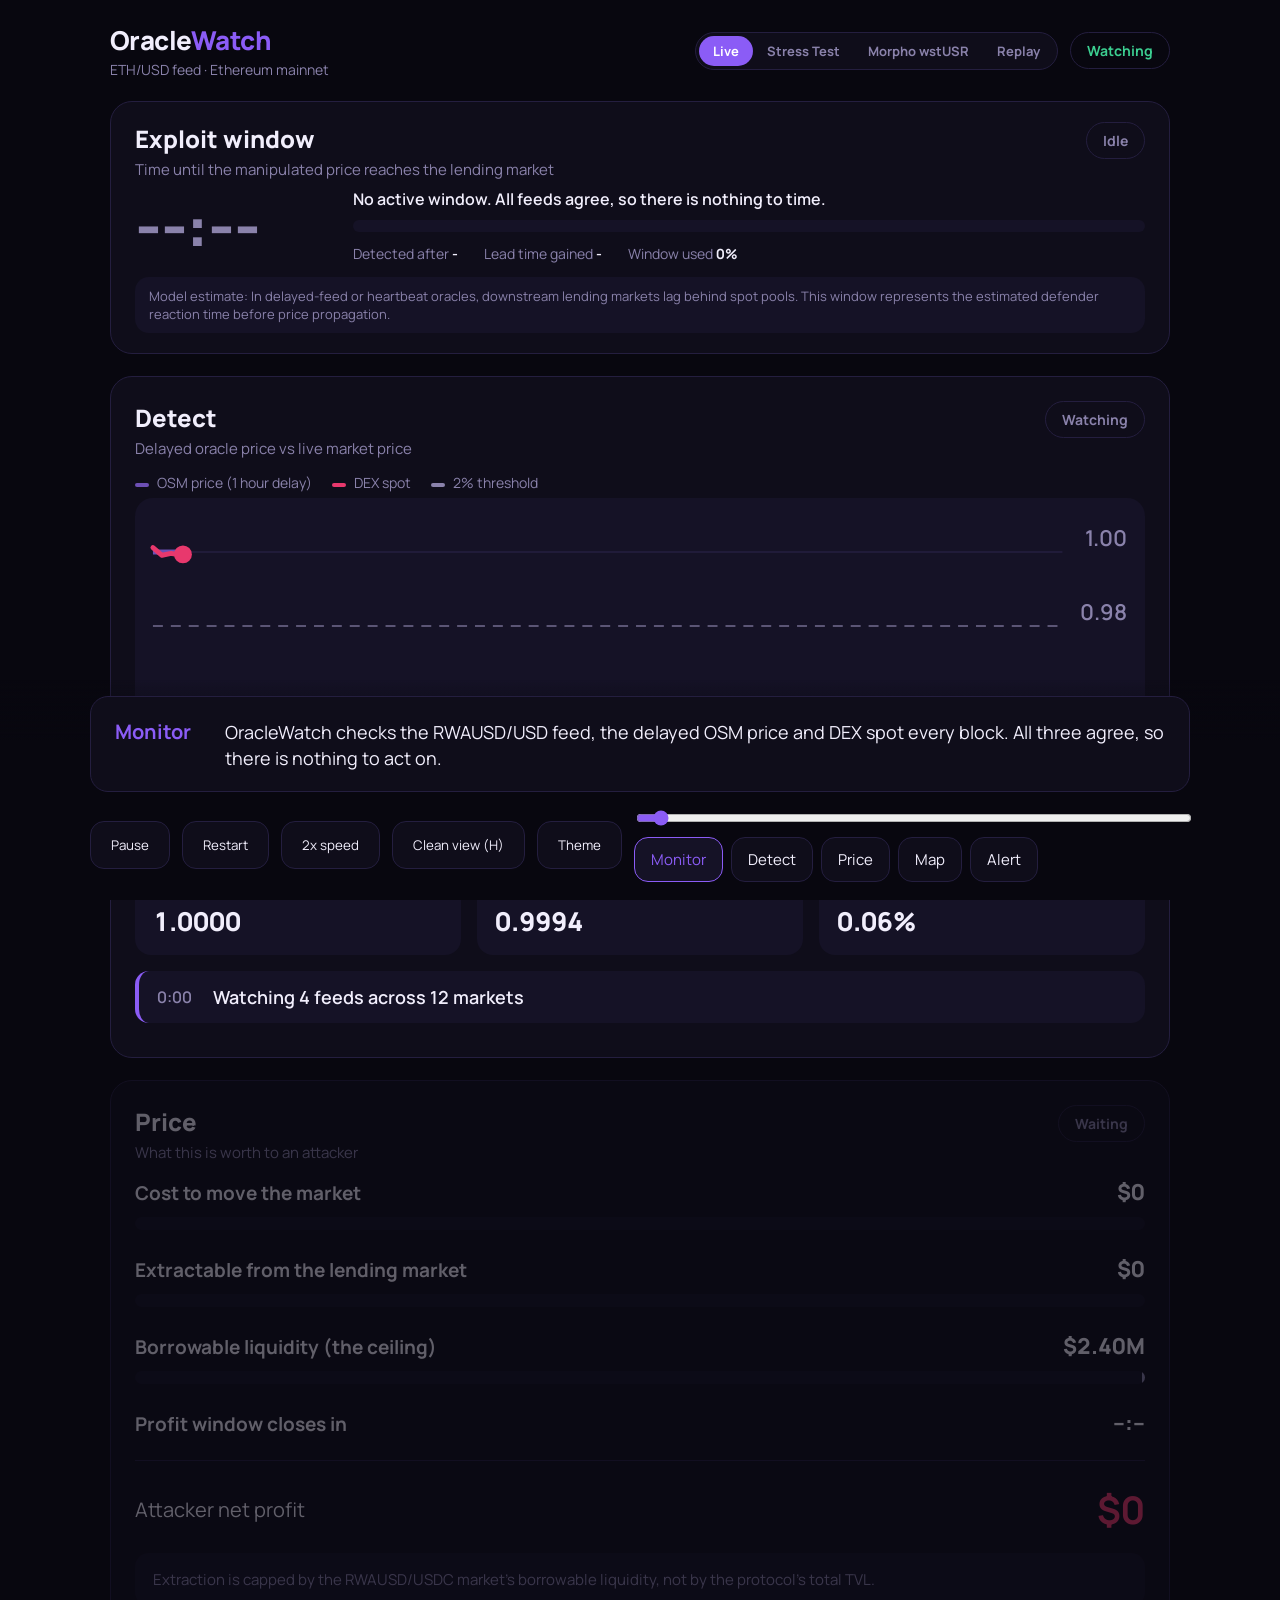
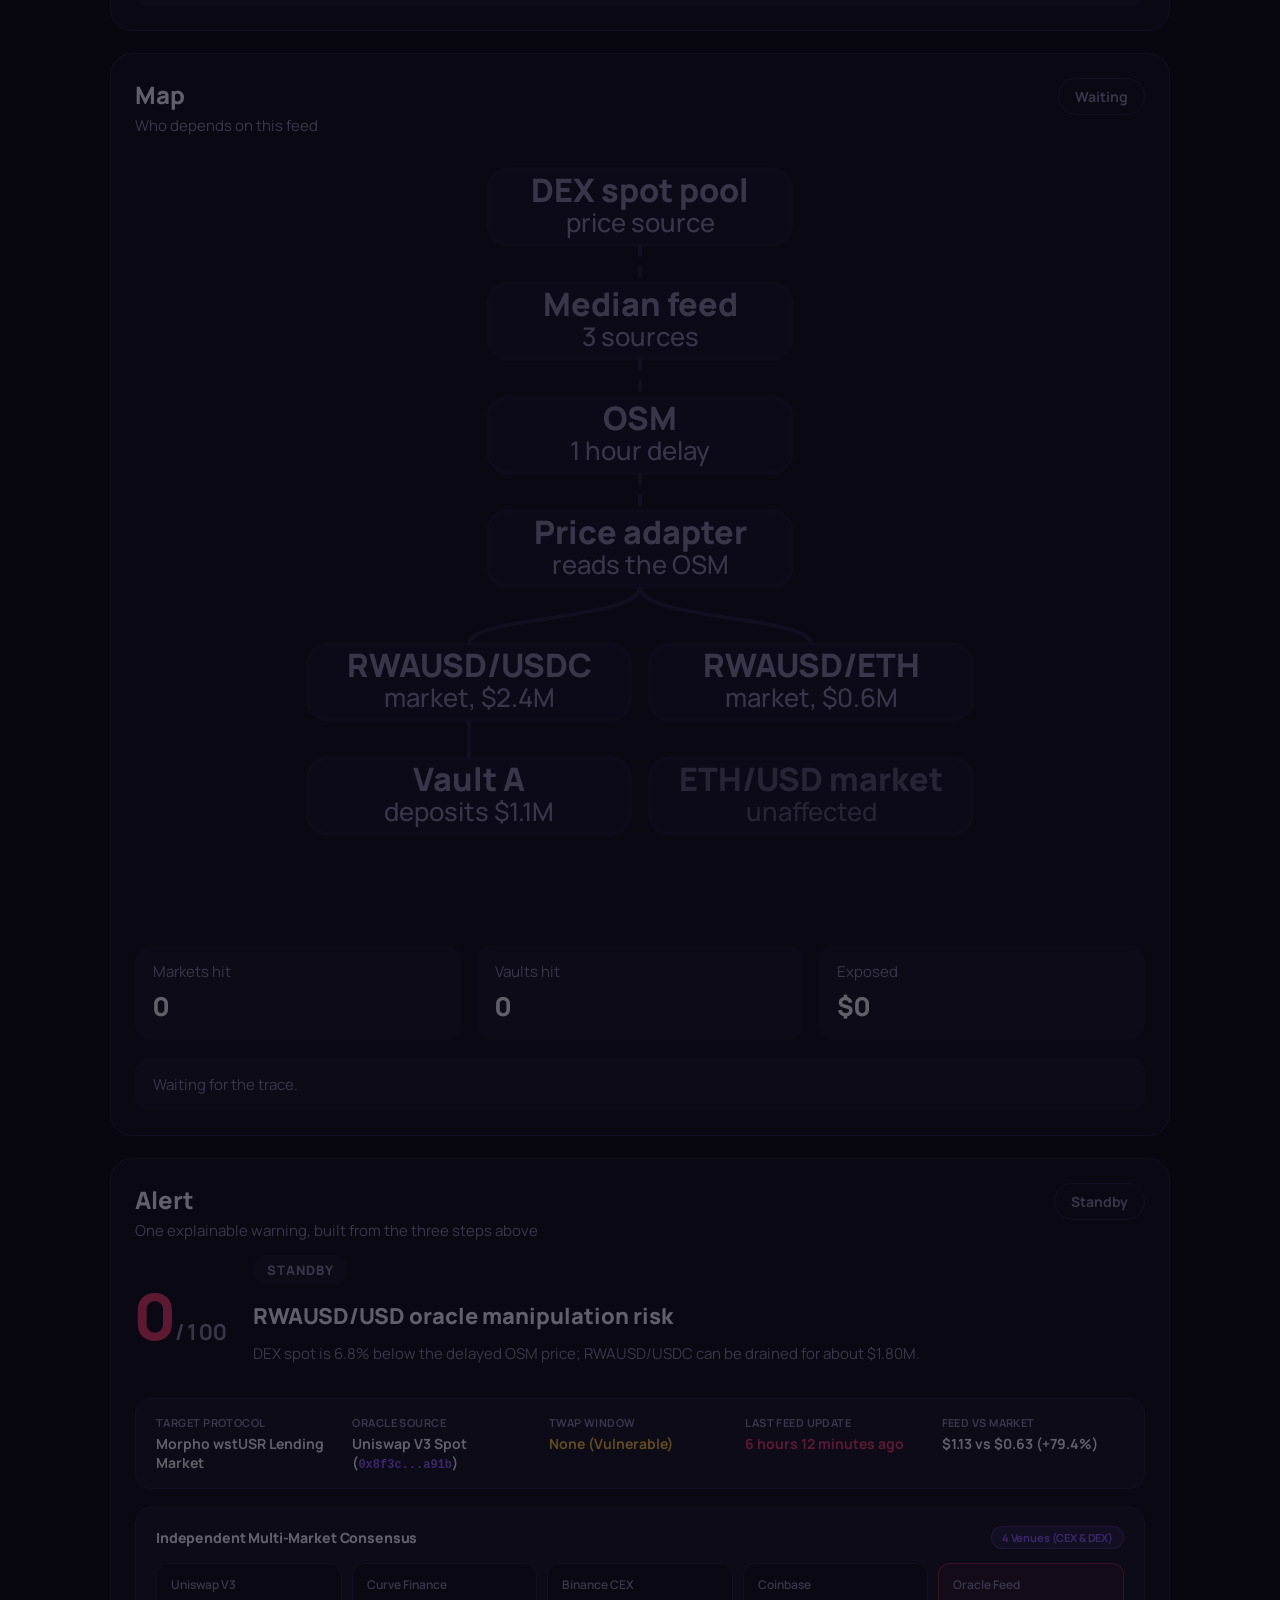
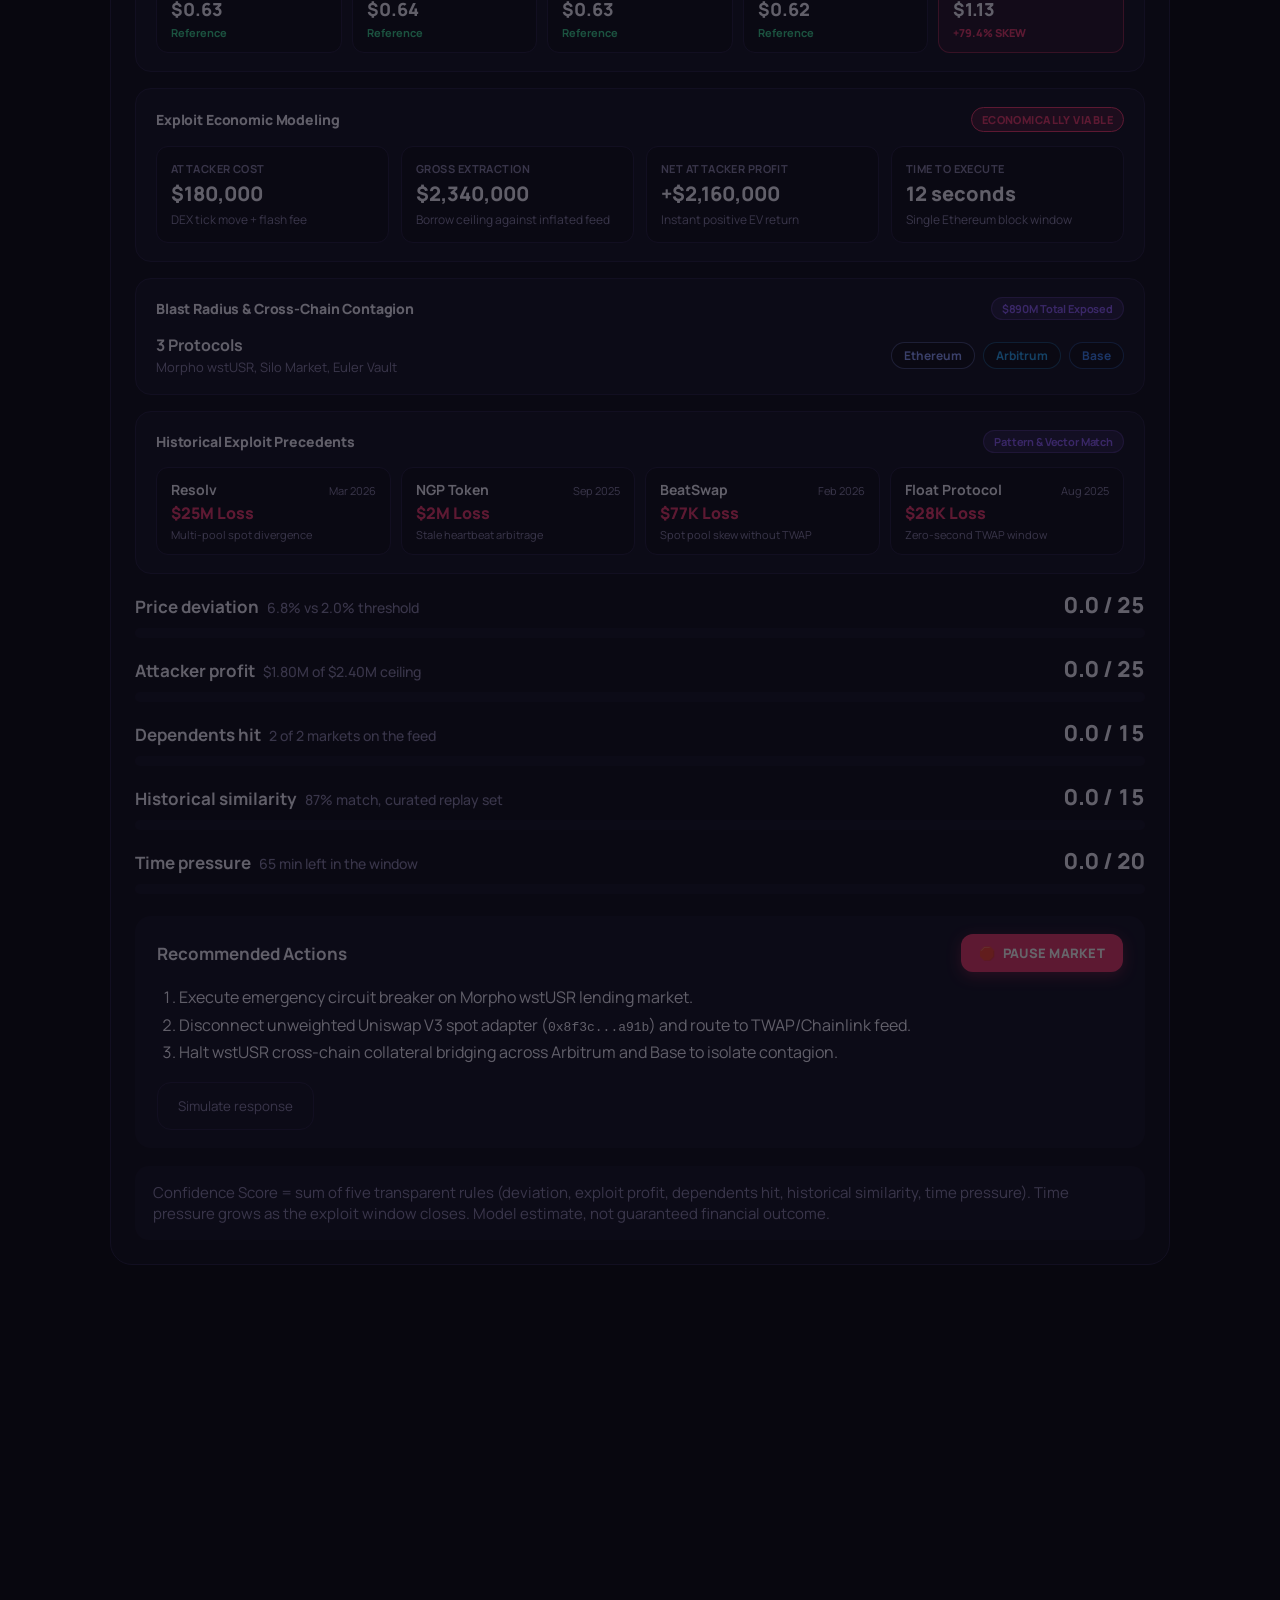
<file: templates/index.html>
<!DOCTYPE html>
<html lang="en" data-theme="dark">
<head>
<meta charset="utf-8">
<meta name="viewport" content="width=device-width, initial-scale=1">
<title>OracleWatch — Web3 Oracle Security & Protocol Health</title>
<!-- Google Fonts: Manrope (Exact reference font) -->
<link rel="preconnect" href="https://fonts.googleapis.com">
<link href="https://fonts.googleapis.com/css2?family=Manrope:wght@400;500;600;700;800&display=swap" rel="stylesheet">
<link rel="stylesheet" href="/static/style.css">
</head>
<body>
<noscript>This application needs JavaScript enabled.</noscript>

<div class="wrap">
  <!-- HEADER -->
  <header>
    <div>
      <div class="brand">Oracle<span>Watch</span></div>
      <div class="brand-sub" id="brandSub">ETH/USD feed &middot; Ethereum mainnet</div>
    </div>
    
    <div class="header-right">
      <!-- Mode Tabs (Live / Stress Test / Morpho wstUSR / Replay) -->
      <div class="mode-tabs">
        <button type="button" class="mode-tab active" id="tabLive">Live</button>
        <button type="button" class="mode-tab" id="tabStress">Stress Test</button>
        <button type="button" class="mode-tab" id="tabMorpho">Morpho wstUSR</button>
        <button type="button" class="mode-tab" id="tabReplay">Replay</button>
      </div>
      <span class="sim-pill" id="simPill" style="display:none">SIMULATED</span>
      <div class="chip" id="chip">Watching</div>
    </div>
  </header>

  <!-- REPLAY BAR (Shown when Replay mode active) -->
  <div class="replay-bar" id="replayBar" style="display:none">
    <div class="replay-bar-inner">
      <div class="replay-select-wrap">
        <label for="replaySelect" class="sub" style="font-size:13px;font-weight:600">Incident:</label>
        <select id="replaySelect" class="replay-select">
          <option value="1772496000">Resolv (2026-03-01) — $25M Multi-Pool Divergence</option>
          <option value="1756684800">NGP Token (2025-09-01) — $2M Stale Feed Exploit</option>
          <option value="1754006400">Float Protocol (2025-08-01) — $28K TWAP Window Flaw</option>
          <option value="1771113600">BeatSwap (2026-02-15) — $77K Spot Skew</option>
          <option value="1665446400">Mango Markets (2022-10-11) — $114M Spot Skew</option>
          <option value="1675209600">BonqDAO (2023-02-01) — $120M Tellor Misconfig</option>
          <option value="1652313600">Venus Protocol (2022-05-12) — $11.2M Floor Desync</option>
          <option value="1561420800">Synthetix sKRW (2019-06-25) — $52M Oracle Misquote</option>
          <option value="1581724800">bZx Flash Loan (2020-02-15) — $620K Spot Arbitrage</option>
        </select>
      </div>
      <div class="replay-note">delayed-feed model (1h heartbeat)</div>
    </div>
  </div>

  <!-- EXPLOIT WINDOW SECTION -->
  <section class="card win w-idle" id="sec-window">
    <div class="card-h">
      <div><h2>Exploit window</h2><div class="sub">Time until the manipulated price reaches the lending market</div></div>
      <div class="badge" id="b-win">Idle</div>
    </div>
    <div class="win-main">
      <div class="clock" id="clock">--:--</div>
      <div class="win-side">
        <div class="win-msg" id="win-msg">No active exploit window. The feed is within the configured deviation threshold.</div>
        <div class="track"><div class="fill" id="win-bar" style="width:0%"></div></div>
        <div class="win-stats">
          <span>Detected after <b id="w-det">-</b></span>
          <span>Lead time gained <b id="w-lead">-</b></span>
          <span>Window used <b id="w-used">0%</b></span>
        </div>
      </div>
    </div>
    <div class="note" id="win-note">Model estimate: In delayed-feed or heartbeat oracles, downstream lending markets lag behind spot pools. This window represents the estimated defender reaction time before price propagation.</div>
  </section>

  <!-- DETECT SECTION -->
  <section class="card" id="sec-detect">
    <div class="card-h">
      <div><h2 id="h-detect">Detect</h2><div class="sub" id="sub-detect">Delayed oracle price vs live market price</div></div>
      <div class="badge" id="b-detect">Watching</div>
    </div>
    <div class="legend">
      <span><i style="background:var(--purple-soft)"></i><span id="lg-osm">OSM price (1 hour delay)</span></span>
      <span><i style="background:var(--red)"></i><span id="lg-dex">DEX spot</span></span>
      <span><i style="background:var(--muted)"></i><span id="lg-th">2% threshold</span></span>
    </div>
    <div class="chart">
      <svg viewBox="0 0 1000 340" xmlns="http://www.w3.org/2000/svg" aria-label="Price chart">
        <line class="gl" x1="10" x2="925" id="g100"/>
        <line class="gl th" x1="10" x2="925" id="g98"/>
        <line class="gl" x1="10" x2="925" id="g95"/>
        <line class="gl" x1="10" x2="925" id="g93"/>
        <text class="gt" x="990" text-anchor="end" id="t100">1.00</text>
        <text class="gt" x="990" text-anchor="end" id="t98">0.98</text>
        <text class="gt" x="990" text-anchor="end" id="t95">0.95</text>
        <text class="gt" x="990" text-anchor="end" id="t93">0.93</text>
        <g id="alertMark" style="display:none"><line id="amLine" y1="30" y2="325"/><text id="amText" y="26">Alert</text></g>
        <path id="osmLine" d=""/>
        <path id="dexLine" d=""/>
        <line id="gap" x1="0" x2="0" y1="0" y2="0" style="display:none"/>
        <circle id="dot" r="9" cx="0" cy="0" style="display:none"/>
      </svg>
    </div>
    <div class="stats">
      <div class="stat"><div class="k" id="k-osm">OSM price</div><div class="v" id="s-osm">1.0000</div></div>
      <div class="stat"><div class="k" id="k-dex">DEX spot</div><div class="v" id="s-dex">1.0000</div></div>
      <div class="stat"><div class="k">Deviation</div><div class="v" id="s-dev">0.00%</div></div>
    </div>
    <div id="logWrap"><ul class="log" id="log"></ul></div>
  </section>

  <!-- PRICE SECTION -->
  <section class="card locked" id="sec-price">
    <div class="card-h">
      <div><h2>Price</h2><div class="sub">What this is worth to an attacker</div></div>
      <div class="badge" id="b-price">Waiting</div>
    </div>
    <div class="row"><span>Cost to move the market</span><span class="amt" id="p-cost">$0</span></div>
    <div class="track"><div class="fill amber" id="f-cost"></div></div>
    <div class="row"><span>Extractable from the lending market</span><span class="amt" id="p-ext">$0</span></div>
    <div class="track"><div class="fill red" id="f-ext"></div></div>
    <div class="row"><span>Borrowable liquidity (the ceiling)</span><span class="amt" id="p-ceil">$2.40M</span></div>
    <div class="track"><div class="tick"></div></div>
    <div class="row win-row"><span>Profit window closes in</span><span class="amt" id="p-win">--:--</span></div>
    <div class="profit"><span id="p-lbl">Attacker net profit</span><b id="p-net">$0</b></div>
    <div class="note" id="p-note">Extraction is capped by the RWAUSD/USDC market's borrowable liquidity, not by the protocol's total TVL.</div>
  </section>

  <!-- MAP SECTION -->
  <section class="card locked" id="sec-map">
    <div class="card-h">
      <div><h2>Map</h2><div class="sub">Who depends on this feed</div></div>
      <div class="badge" id="b-map">Waiting</div>
    </div>
    <div class="mapwrap">
      <svg viewBox="0 0 800 820" xmlns="http://www.w3.org/2000/svg" aria-label="Dependency map">
        <!-- edges -->
        <path class="edge dash" data-t="35"   d="M400 100 L400 140"/>
        <path class="edge dash" data-t="36.5" d="M400 220 L400 260"/>
        <path class="edge dash" data-t="38"   d="M400 340 L400 380"/>
        <path class="edge hit"  data-t="39.5" d="M400 460 C400 495 220 490 220 520"/>
        <path class="edge hit"  data-t="40.3" d="M400 460 C400 495 580 490 580 520"/>
        <path class="edge hit"  data-t="41.5" d="M220 600 L220 640"/>
        <!-- nodes -->
        <g class="node" data-t="33.5"><rect x="240" y="20"  width="320" height="80" rx="22"/><text class="t1" x="400" y="55">DEX spot pool</text><text class="t2" x="400" y="86">price source</text></g>
        <g class="node" data-t="35"><rect x="240" y="140" width="320" height="80" rx="22"/><text class="t1" x="400" y="175">Median feed</text><text class="t2" x="400" y="206">3 sources</text></g>
        <g class="node" data-t="36.5"><rect x="240" y="260" width="320" height="80" rx="22"/><text class="t1" x="400" y="295">OSM</text><text class="t2" x="400" y="326">1 hour delay</text></g>
        <g class="node" data-t="38"><rect x="240" y="380" width="320" height="80" rx="22"/><text class="t1" x="400" y="415">Price adapter</text><text class="t2" x="400" y="446">reads the OSM</text></g>
        <g class="node hit" id="n-usdc" data-t="39.5"><rect x="50"  y="520" width="340" height="80" rx="22"/><text class="t1" x="220" y="555" id="lbl-n-usdc-1">RWAUSD/USDC</text><text class="t2" x="220" y="586" id="lbl-n-usdc-2">market, $2.4M</text></g>
        <g class="node hit" id="n-eth"  data-t="40.3"><rect x="410" y="520" width="340" height="80" rx="22"/><text class="t1" x="580" y="555" id="lbl-n-eth-1">RWAUSD/ETH</text><text class="t2" x="580" y="586" id="lbl-n-eth-2">market, $0.6M</text></g>
        <g class="node hit" id="n-vault" data-t="41.5"><rect x="50"  y="640" width="340" height="80" rx="22"/><text class="t1" x="220" y="675" id="lbl-n-vault-1">Vault A</text><text class="t2" x="220" y="706" id="lbl-n-vault-2">deposits $1.1M</text></g>
        <g class="node safe"><rect x="410" y="640" width="340" height="80" rx="22"/><text class="t1" x="580" y="675" id="lbl-n-safe-1">ETH/USD market</text><text class="t2" x="580" y="706" id="lbl-n-safe-2">unaffected</text></g>
      </svg>
    </div>
    <div class="stats">
      <div class="stat"><div class="k">Markets hit</div><div class="v" id="m-mk">0</div></div>
      <div class="stat"><div class="k">Vaults hit</div><div class="v" id="m-vt">0</div></div>
      <div class="stat"><div class="k">Exposed</div><div class="v" id="m-ex">$0</div></div>
    </div>
    <div class="note" id="m-eta"></div>
  </section>

  <!-- ALERT SECTION -->
  <section class="card locked" id="sec-alert">
    <div class="card-h">
      <div><h2>Alert</h2><div class="sub">One explainable warning, built from the three steps above</div></div>
      <div class="badge" id="b-alert">Standby</div>
    </div>
    <div class="alert-top">
      <div class="score"><span id="score">0</span><small>/100</small></div>
      <div class="alert-title-wrap">
        <div class="alert-pills-row">
          <span class="pill idle" id="pill">STANDBY</span>
          <span class="pill-sec" id="pillSec" style="display:none">CONFIDENCE 94%</span>
          <span class="pill-vuln" id="pillVuln" style="display:none">TWAP: NONE</span>
        </div>
        <div class="a-title" id="alertTitle">RWAUSD/USD oracle manipulation risk</div>
        <div class="sub" id="alertDesc">DEX spot is 6.8% below the delayed OSM price; RWAUSD/USDC can be drained for about $1.80M.</div>
        <div class="a-win" id="a-win"></div>
      </div>
    </div>

    <!-- ORACLE METADATA GRID -->
    <div class="oracle-meta-card" id="oracleMetaCard">
      <div class="meta-item">
        <span class="mk">Target Protocol</span>
        <span class="mv" id="om-protocol">Morpho wstUSR Lending Market</span>
      </div>
      <div class="meta-item">
        <span class="mk">Oracle Source</span>
        <span class="mv" id="om-type">Uniswap V3 Spot (<code id="om-addr">0x8f3c...a91b</code>)</span>
      </div>
      <div class="meta-item">
        <span class="mk">TWAP Window</span>
        <span class="mv tag-warn" id="om-twap">None (Vulnerable)</span>
      </div>
      <div class="meta-item">
        <span class="mk">Last Feed Update</span>
        <span class="mv tag-stale" id="om-update">6 hours 12 minutes ago</span>
      </div>
      <div class="meta-item">
        <span class="mk">Feed vs Market</span>
        <span class="mv red" id="om-prices">$1.13 vs $0.63 (<b id="om-dev">+79.4%</b>)</span>
      </div>
    </div>

    <!-- MULTI-MARKET CONSENSUS COMPARISON -->
    <div class="alert-subcard" id="cardMultiMarket">
      <div class="subcard-h">
        <span>Independent Multi-Market Consensus</span>
        <small class="subcard-badge">4 Venues (CEX &amp; DEX)</small>
      </div>
      <div class="market-grid" id="marketGrid">
        <div class="m-card">
          <span class="m-name">Uniswap V3</span>
          <span class="m-price" id="mp-uniswap">$0.63</span>
          <span class="m-status ok">Reference</span>
        </div>
        <div class="m-card">
          <span class="m-name">Curve Finance</span>
          <span class="m-price" id="mp-curve">$0.64</span>
          <span class="m-status ok">Reference</span>
        </div>
        <div class="m-card">
          <span class="m-name">Binance CEX</span>
          <span class="m-price" id="mp-binance">$0.63</span>
          <span class="m-status ok">Reference</span>
        </div>
        <div class="m-card">
          <span class="m-name">Coinbase</span>
          <span class="m-price" id="mp-coinbase">$0.62</span>
          <span class="m-status ok">Reference</span>
        </div>
        <div class="m-card m-danger">
          <span class="m-name">Oracle Feed</span>
          <span class="m-price red" id="mp-oracle">$1.13</span>
          <span class="m-status danger">+79.4% SKEW</span>
        </div>
      </div>
    </div>

    <!-- EXPLOIT ECONOMICS & TIME-TO-EXECUTE -->
    <div class="alert-subcard" id="cardExploitEcon">
      <div class="subcard-h">
        <span>Exploit Economic Modeling</span>
        <span class="viable-badge" id="viableBadge">ECONOMICALLY VIABLE</span>
      </div>
      <div class="econ-grid">
        <div class="econ-item">
          <span class="ek">Attacker Cost</span>
          <span class="ev" id="ec-cost">$180,000</span>
          <span class="ed">DEX tick move + flash fee</span>
        </div>
        <div class="econ-item">
          <span class="ek">Gross Extraction</span>
          <span class="ev" id="ec-gross">$2,340,000</span>
          <span class="ed">Borrow ceiling against inflated feed</span>
        </div>
        <div class="econ-item">
          <span class="ek">Net Attacker Profit</span>
          <span class="ev red" id="ec-net">+$2,160,000</span>
          <span class="ed">Instant positive EV return</span>
        </div>
        <div class="econ-item">
          <span class="ek">Time to Execute</span>
          <span class="ev red" id="ec-time">12 seconds</span>
          <span class="ed">Single Ethereum block window</span>
        </div>
      </div>
    </div>

    <!-- BLAST RADIUS & CROSS-CHAIN CONTAGION -->
    <div class="alert-subcard" id="cardBlastRadius">
      <div class="subcard-h">
        <span>Blast Radius &amp; Cross-Chain Contagion</span>
        <small class="subcard-badge" id="blastTvl">$890M Total Exposed</small>
      </div>
      <div class="blast-summary">
        <div class="blast-stat">
          <b id="blastProtocols">3 Protocols</b>
          <span>Morpho wstUSR, Silo Market, Euler Vault</span>
        </div>
        <div class="blast-chains">
          <span class="chain-badge eth">Ethereum</span>
          <span class="chain-badge arb">Arbitrum</span>
          <span class="chain-badge base">Base</span>
        </div>
      </div>
    </div>

    <!-- HISTORICAL EXPLOIT PRECEDENTS -->
    <div class="alert-subcard" id="cardHistoryPrecedents">
      <div class="subcard-h">
        <span>Historical Exploit Precedents</span>
        <small class="subcard-badge">Pattern &amp; Vector Match</small>
      </div>
      <div class="history-grid" id="historyGrid">
        <div class="hist-card">
          <div class="h-top"><b>Resolv</b><span class="h-date">Mar 2026</span></div>
          <div class="h-loss">$25M Loss</div>
          <div class="h-note">Multi-pool spot divergence</div>
        </div>
        <div class="hist-card">
          <div class="h-top"><b>NGP Token</b><span class="h-date">Sep 2025</span></div>
          <div class="h-loss">$2M Loss</div>
          <div class="h-note">Stale heartbeat arbitrage</div>
        </div>
        <div class="hist-card">
          <div class="h-top"><b>BeatSwap</b><span class="h-date">Feb 2026</span></div>
          <div class="h-loss">$77K Loss</div>
          <div class="h-note">Spot pool skew without TWAP</div>
        </div>
        <div class="hist-card">
          <div class="h-top"><b>Float Protocol</b><span class="h-date">Aug 2025</span></div>
          <div class="h-loss">$28K Loss</div>
          <div class="h-note">Zero-second TWAP window</div>
        </div>
      </div>
    </div>

    <!-- RULE FACTORS BREAKDOWN -->
    <div id="factors"></div>

    <!-- RECOMMENDED ACTIONS & EMERGENCY CIRCUIT BREAKER -->
    <div class="actions">
      <div class="actions-header">
        <h3>Recommended Actions</h3>
        <button type="button" class="btn-pause-market" id="bPauseMarket">
          <span class="pause-icon">🛑</span> PAUSE MARKET
        </button>
      </div>
      <ol id="actionList">
        <li>Execute emergency circuit breaker on Morpho wstUSR lending market.<span class="due"></span></li>
        <li>Disconnect unweighted Uniswap V3 spot adapter (<code>0x8f3c...a91b</code>) and route to TWAP/Chainlink feed.<span class="due"></span></li>
        <li>Halt wstUSR cross-chain collateral bridging across Arbitrum and Base to isolate contagion.<span class="due"></span></li>
      </ol>
      <button type="button" class="btn go" id="bRespond" disabled>Simulate response</button>
      <div class="prot" id="a-prot" style="display:none"></div>
      <div class="pause-receipt" id="pauseReceipt" style="display:none">
        <div class="receipt-header">
          <span class="receipt-pill">ON-CHAIN CIRCUIT BREAKER TRIGGERED</span>
          <span class="receipt-time" id="receiptTime">Just now</span>
        </div>
        <div class="receipt-body">
          <div class="rc-row"><span>Status:</span><b class="green">PAUSED &amp; PROTECTED</b></div>
          <div class="rc-row"><span>Target Market:</span><span id="rcMarket">Morpho wstUSR Lending Market</span></div>
          <div class="rc-row"><span>Protected TVL:</span><b id="rcTvl">$890M</b></div>
          <div class="rc-row"><span>Simulated Tx:</span><code id="rcTx">0x4a9fe71c9b2d88a10f63b412ca559</code></div>
          <div class="rc-row"><span>Block Execution:</span><span>#21894120 (420ms latency)</span></div>
        </div>
      </div>
    </div>
    <div class="note" id="alertNote">Confidence Score = sum of five transparent rules (deviation, exploit profit, dependents hit, historical similarity, time pressure). Time pressure grows as the exploit window closes. Model estimate, not guaranteed financial outcome.</div>
  </section>
</div>

<!-- FLOATING BOTTOM DOCK -->
<div class="dock">
  <div class="dock-in">
    <div class="nar"><b id="nar-k">Monitor</b><span id="nar-t"></span><span class="nclock" id="nar-clock" style="display:none"></span></div>
    <div class="controls">
      <button type="button" class="btn" id="bPlay">Pause</button>
      <button type="button" class="btn" id="bRestart">Restart</button>
      <button type="button" class="btn" id="bSpeed">2x speed</button>
      <button type="button" class="btn" id="bClean">Clean view (H)</button>
      <button type="button" class="btn" id="bTheme">Theme</button>
      <div class="scrub">
        <input type="range" id="scrub" min="0" max="500" step="1" value="0" aria-label="Timeline">
        <div class="stages" id="stages"></div>
      </div>
    </div>
  </div>
</div>
<div class="hint">Press H to show controls</div>

<script src="/static/app.js"></script>
</body>
</html>
</file>
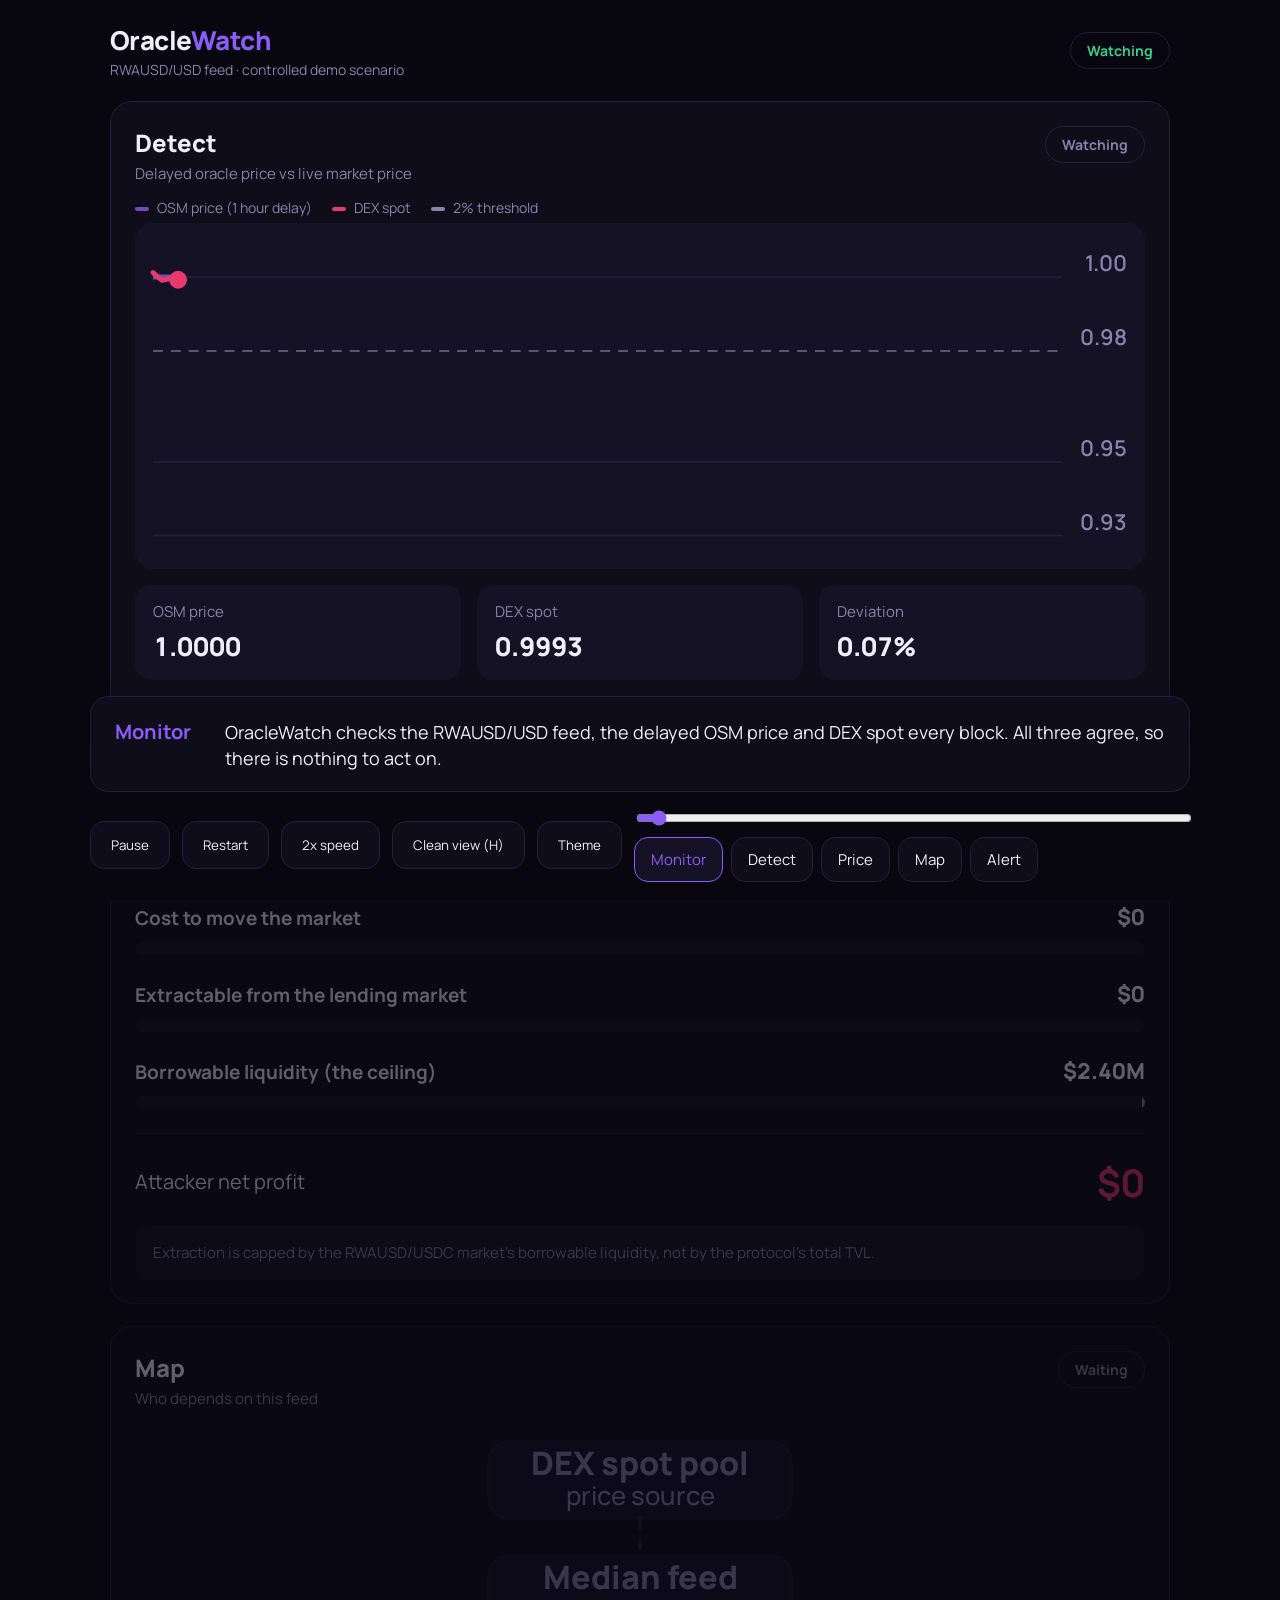
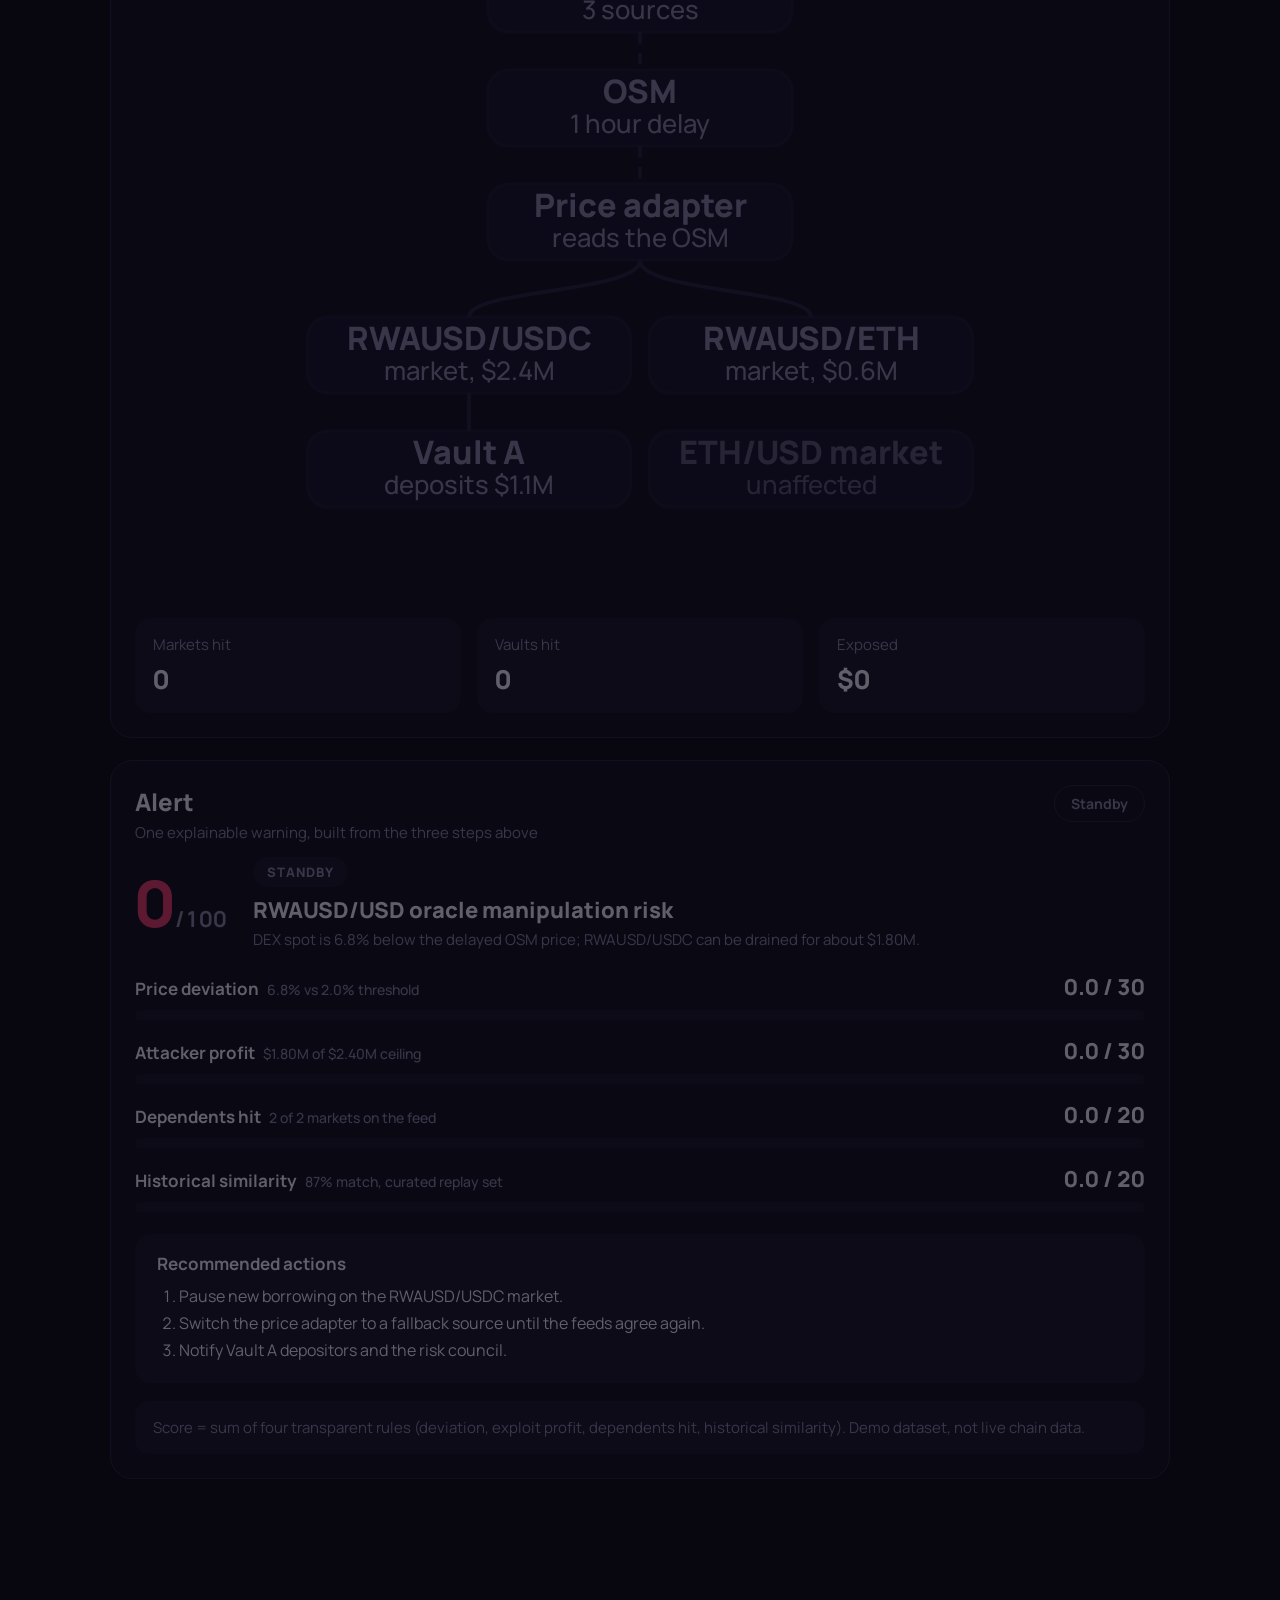
<file: demo.html>
<!DOCTYPE html>
<html lang="en" data-theme="dark">
<head>
<meta charset="utf-8">
<meta name="viewport" content="width=device-width, initial-scale=1">
<title>OracleWatch: dashboard demo</title>
<!-- Optional font. If offline, the system font stack below is used automatically. -->
<link rel="preconnect" href="https://fonts.googleapis.com">
<link href="https://fonts.googleapis.com/css2?family=Manrope:wght@400;500;600;700;800&display=swap" rel="stylesheet">
<style>
:root{
  --bg:#08070f; --panel:#0f0d1a; --panel2:#151226; --line:#241e3f;
  --text:#f1eefc; --muted:#8a82ab; --purple:#8b5cf6; --purple-soft:#6d4fb5;
  --red:#e8386d; --red-d:#7c2145; --amber:#f0b93b; --node:#1a1433; --green:#3ccf91;
}
[data-theme="light"]{
  --bg:#f4f2fb; --panel:#ffffff; --panel2:#f1eefb; --line:#ddd6f3;
  --text:#1b1533; --muted:#6f6892; --purple:#7c4ddb; --purple-soft:#9b83e0;
  --red:#d62660; --red-d:#f0b3c8; --amber:#d9960f; --node:#efeafc; --green:#1ea672;
}
*{box-sizing:border-box}
html{scroll-behavior:smooth}
body{
  margin:0; background:var(--bg); color:var(--text);
  font-family:'Manrope',system-ui,-apple-system,'Segoe UI',Roboto,Helvetica,Arial,sans-serif;
  -webkit-font-smoothing:antialiased;
}
.wrap{max-width:1100px;margin:0 auto;padding:22px 20px 10px}
header{display:flex;justify-content:space-between;align-items:center;margin-bottom:22px}
.brand{font-size:26px;font-weight:800;letter-spacing:-.02em}
.brand span{color:var(--purple)}
.brand-sub{color:var(--muted);font-size:14px;margin-top:2px}
.chip{border-radius:999px;padding:8px 16px;font-weight:700;font-size:14px;border:1px solid var(--line);color:var(--green)}
.chip.red{color:var(--red);border-color:var(--red-d)}

.card{background:var(--panel);border:1px solid var(--line);border-radius:22px;padding:24px;margin-bottom:22px;transition:opacity .6s ease;scroll-margin-top:12px}
.card.locked{opacity:.38}
.card-h{display:flex;justify-content:space-between;align-items:flex-start;gap:12px;margin-bottom:14px}
h2{margin:0;font-size:24px;font-weight:800}
.sub{color:var(--muted);font-size:15px;margin-top:4px}
.badge{border:1px solid var(--line);color:var(--muted);border-radius:999px;padding:8px 16px;font-size:14px;font-weight:700;white-space:nowrap}
.badge.red{color:var(--red);border-color:var(--red-d)}
.badge.on{color:var(--purple);border-color:var(--purple-soft)}

.legend{display:flex;gap:20px;color:var(--muted);font-size:14px;margin:4px 0 6px}
.legend i{display:inline-block;width:14px;height:4px;border-radius:2px;margin-right:8px;vertical-align:middle}
.chart{background:var(--panel2);border-radius:18px;padding:8px 8px 0}
.chart svg{display:block;width:100%;height:auto}
.gl{stroke:var(--line);stroke-width:1.5}
.gl.th{stroke:var(--muted);stroke-dasharray:10 8;opacity:.8}
.gt{fill:var(--muted);font-size:22px;font-weight:600}
#osmLine{stroke:var(--purple-soft);stroke-width:5;fill:none;stroke-linejoin:round}
#dexLine{stroke:var(--red);stroke-width:5;fill:none;stroke-linejoin:round;stroke-linecap:round}
#gap{stroke:var(--red);stroke-width:4;opacity:.85}
#dot{fill:var(--red)}
#alertMark line{stroke:var(--red);stroke-width:3;stroke-dasharray:6 7}
#alertMark text{fill:var(--red);font-size:26px;font-weight:800}

.stats{display:grid;grid-template-columns:repeat(3,1fr);gap:16px;margin-top:16px}
.stat{background:var(--panel2);border-radius:16px;padding:16px 18px}
.stat .k{color:var(--muted);font-size:15px}
.stat .v{font-size:26px;font-weight:800;margin-top:6px;font-variant-numeric:tabular-nums}
.stat .v.red{color:var(--red)}

.log{list-style:none;margin:16px 0 0;padding:0}
.log li{display:flex;gap:18px;align-items:center;background:var(--panel2);border-left:4px solid var(--purple);border-radius:14px;padding:14px 18px;margin-bottom:10px;font-size:18px;font-weight:600;animation:in .45s ease}
.log li.r{border-left-color:var(--red)}
.log li time{color:var(--muted);font-size:16px;font-variant-numeric:tabular-nums;min-width:38px}
@keyframes in{from{opacity:0;transform:translateY(-8px)}to{opacity:1;transform:none}}

.row{display:flex;justify-content:space-between;align-items:baseline;font-weight:700;font-size:19px}
.row .amt{font-size:22px;font-weight:800;font-variant-numeric:tabular-nums}
.track{height:13px;border-radius:99px;background:var(--panel2);margin:10px 0 24px;position:relative;overflow:hidden}
.fill{height:100%;border-radius:99px;width:0}
.fill.amber{background:var(--amber)} .fill.red{background:var(--red)}
.track .tick{position:absolute;right:0;top:0;bottom:0;width:3px;background:var(--muted)}
.profit{display:flex;justify-content:space-between;align-items:center;border-top:1px solid var(--line);padding-top:22px;font-size:20px}
.profit b{font-size:38px;color:var(--red);font-variant-numeric:tabular-nums}
.note{background:var(--panel2);border-radius:14px;padding:16px 18px;color:var(--muted);margin-top:18px;font-size:15px}

.mapwrap{display:flex;justify-content:center}
.mapwrap svg{width:100%;max-width:760px;height:auto}
.node rect{fill:var(--node);stroke:var(--line);stroke-width:3;transition:stroke .5s,opacity .5s,fill .5s;opacity:.55}
.node text{transition:fill .5s;text-anchor:middle}
.node .t1{fill:var(--muted);font-size:34px;font-weight:800}
.node .t2{fill:var(--muted);font-size:27px;font-weight:500}
.node.on rect{stroke:var(--purple);opacity:1}
.node.on .t1{fill:var(--text)} .node.on .t2{fill:var(--muted)}
.node.hit.on rect{stroke:var(--red)}
.node.safe .t1,.node.safe .t2{opacity:.6}
.edge{fill:none;stroke:var(--line);stroke-width:4;transition:stroke .5s}
.edge.dash{stroke-dasharray:12 10}
.edge.on{stroke:var(--purple)}
.edge.hit.on{stroke:var(--red)}

.alert-top{display:flex;gap:26px;align-items:center;margin-bottom:22px;flex-wrap:wrap}
.score{font-size:64px;font-weight:800;line-height:1;color:var(--red);font-variant-numeric:tabular-nums}
.score small{font-size:22px;color:var(--muted);font-weight:700}
.pill{display:inline-block;background:var(--red);color:#fff;font-weight:800;font-size:13px;letter-spacing:.08em;border-radius:999px;padding:6px 14px}
.pill.idle{background:var(--panel2);color:var(--muted)}
.a-title{font-size:22px;font-weight:800;margin:8px 0 4px}
.factor{margin-bottom:16px}
.factor .row{font-size:17px}
.factor .d{color:var(--muted);font-size:14px;font-weight:500;margin-left:8px}
.factor .track{margin:8px 0 0;height:10px}
.factor .fill{background:var(--purple)}
.actions{background:var(--panel2);border-radius:16px;padding:18px 22px;margin-top:22px}
.actions h3{margin:0 0 8px;font-size:17px}
.actions ol{margin:0;padding-left:22px;line-height:1.7;color:var(--text)}

.dock{position:sticky;bottom:0;padding:16px 20px 18px;background:linear-gradient(to top,var(--bg) 72%,transparent);z-index:5}
.dock-in{max-width:1100px;margin:0 auto}
.nar{background:var(--panel);border:1px solid var(--line);border-radius:18px;padding:20px 24px;display:flex;gap:26px;align-items:baseline;font-size:18px;line-height:1.45}
.nar b{color:var(--purple);font-size:20px;min-width:84px}
.controls{display:flex;flex-wrap:wrap;gap:12px;align-items:center;margin-top:16px}
.btn{background:var(--panel);border:1px solid var(--line);color:var(--text);border-radius:14px;padding:14px 20px;font:700 16px/1 inherit;font-family:inherit;cursor:pointer;transition:background .2s,border-color .2s}
.btn:hover{border-color:var(--purple-soft)}
.btn.active{color:var(--purple);border-color:var(--purple);background:var(--panel2)}
.btn.sm{padding:11px 16px;font-size:15px}
.scrub{flex:1 1 220px;min-width:180px}
.scrub input{width:100%;accent-color:var(--purple)}
.stages{display:flex;gap:8px;flex-wrap:wrap;margin-top:6px}
.hint{position:fixed;right:16px;bottom:10px;color:var(--muted);font-size:12px;display:none;z-index:6}

body.clean header .brand-sub,
body.clean #logWrap,
body.clean .controls{display:none}
body.clean .hint{display:block}

@media (max-width:640px){
  .stats{grid-template-columns:1fr}
  .nar{flex-direction:column;gap:6px}
  .score{font-size:52px}
}
</style>
</head>
<body>
<noscript>This demo needs JavaScript enabled.</noscript>

<div class="wrap">
  <header>
    <div>
      <div class="brand">Oracle<span>Watch</span></div>
      <div class="brand-sub">RWAUSD/USD feed &middot; controlled demo scenario</div>
    </div>
    <div class="chip" id="chip">Watching</div>
  </header>

  <!-- DETECT -->
  <section class="card" id="sec-detect">
    <div class="card-h">
      <div><h2>Detect</h2><div class="sub">Delayed oracle price vs live market price</div></div>
      <div class="badge" id="b-detect">Watching</div>
    </div>
    <div class="legend">
      <span><i style="background:var(--purple-soft)"></i>OSM price (1 hour delay)</span>
      <span><i style="background:var(--red)"></i>DEX spot</span>
      <span><i style="background:var(--muted)"></i>2% threshold</span>
    </div>
    <div class="chart">
      <svg viewBox="0 0 1000 340" xmlns="http://www.w3.org/2000/svg" aria-label="Price chart">
        <line class="gl" x1="10" x2="925" id="g100"/>
        <line class="gl th" x1="10" x2="925" id="g98"/>
        <line class="gl" x1="10" x2="925" id="g95"/>
        <line class="gl" x1="10" x2="925" id="g93"/>
        <text class="gt" x="990" text-anchor="end" id="t100">1.00</text>
        <text class="gt" x="990" text-anchor="end" id="t98">0.98</text>
        <text class="gt" x="990" text-anchor="end" id="t95">0.95</text>
        <text class="gt" x="990" text-anchor="end" id="t93">0.93</text>
        <g id="alertMark" style="display:none"><line id="amLine" y1="30" y2="325"/><text id="amText" y="26">Alert</text></g>
        <path id="osmLine" d=""/>
        <path id="dexLine" d=""/>
        <line id="gap" x1="0" x2="0" y1="0" y2="0" style="display:none"/>
        <circle id="dot" r="9" cx="0" cy="0" style="display:none"/>
      </svg>
    </div>
    <div class="stats">
      <div class="stat"><div class="k">OSM price</div><div class="v" id="s-osm">1.0000</div></div>
      <div class="stat"><div class="k">DEX spot</div><div class="v" id="s-dex">1.0000</div></div>
      <div class="stat"><div class="k">Deviation</div><div class="v" id="s-dev">0.00%</div></div>
    </div>
    <div id="logWrap"><ul class="log" id="log"></ul></div>
  </section>

  <!-- PRICE -->
  <section class="card locked" id="sec-price">
    <div class="card-h">
      <div><h2>Price</h2><div class="sub">What this is worth to an attacker</div></div>
      <div class="badge" id="b-price">Waiting</div>
    </div>
    <div class="row"><span>Cost to move the market</span><span class="amt" id="p-cost">$0</span></div>
    <div class="track"><div class="fill amber" id="f-cost"></div></div>
    <div class="row"><span>Extractable from the lending market</span><span class="amt" id="p-ext">$0</span></div>
    <div class="track"><div class="fill red" id="f-ext"></div></div>
    <div class="row"><span>Borrowable liquidity (the ceiling)</span><span class="amt">$2.40M</span></div>
    <div class="track"><div class="tick"></div></div>
    <div class="profit"><span>Attacker net profit</span><b id="p-net">$0</b></div>
    <div class="note">Extraction is capped by the RWAUSD/USDC market's borrowable liquidity, not by the protocol's total TVL.</div>
  </section>

  <!-- MAP -->
  <section class="card locked" id="sec-map">
    <div class="card-h">
      <div><h2>Map</h2><div class="sub">Who depends on this feed</div></div>
      <div class="badge" id="b-map">Waiting</div>
    </div>
    <div class="mapwrap">
      <svg viewBox="0 0 800 820" xmlns="http://www.w3.org/2000/svg" aria-label="Dependency map">
        <!-- edges -->
        <path class="edge dash" data-t="35"   d="M400 100 L400 140"/>
        <path class="edge dash" data-t="36.5" d="M400 220 L400 260"/>
        <path class="edge dash" data-t="38"   d="M400 340 L400 380"/>
        <path class="edge hit"  data-t="39.5" d="M400 460 C400 495 220 490 220 520"/>
        <path class="edge hit"  data-t="40.3" d="M400 460 C400 495 580 490 580 520"/>
        <path class="edge hit"  data-t="41.5" d="M220 600 L220 640"/>
        <!-- nodes -->
        <g class="node" data-t="33.5"><rect x="240" y="20"  width="320" height="80" rx="22"/><text class="t1" x="400" y="55">DEX spot pool</text><text class="t2" x="400" y="86">price source</text></g>
        <g class="node" data-t="35"><rect x="240" y="140" width="320" height="80" rx="22"/><text class="t1" x="400" y="175">Median feed</text><text class="t2" x="400" y="206">3 sources</text></g>
        <g class="node" data-t="36.5"><rect x="240" y="260" width="320" height="80" rx="22"/><text class="t1" x="400" y="295">OSM</text><text class="t2" x="400" y="326">1 hour delay</text></g>
        <g class="node" data-t="38"><rect x="240" y="380" width="320" height="80" rx="22"/><text class="t1" x="400" y="415">Price adapter</text><text class="t2" x="400" y="446">reads the OSM</text></g>
        <g class="node hit" id="n-usdc" data-t="39.5"><rect x="50"  y="520" width="340" height="80" rx="22"/><text class="t1" x="220" y="555">RWAUSD/USDC</text><text class="t2" x="220" y="586">market, $2.4M</text></g>
        <g class="node hit" id="n-eth"  data-t="40.3"><rect x="410" y="520" width="340" height="80" rx="22"/><text class="t1" x="580" y="555">RWAUSD/ETH</text><text class="t2" x="580" y="586">market, $0.6M</text></g>
        <g class="node hit" id="n-vault" data-t="41.5"><rect x="50"  y="640" width="340" height="80" rx="22"/><text class="t1" x="220" y="675">Vault A</text><text class="t2" x="220" y="706">deposits $1.1M</text></g>
        <g class="node safe"><rect x="410" y="640" width="340" height="80" rx="22"/><text class="t1" x="580" y="675">ETH/USD market</text><text class="t2" x="580" y="706">unaffected</text></g>
      </svg>
    </div>
    <div class="stats">
      <div class="stat"><div class="k">Markets hit</div><div class="v" id="m-mk">0</div></div>
      <div class="stat"><div class="k">Vaults hit</div><div class="v" id="m-vt">0</div></div>
      <div class="stat"><div class="k">Exposed</div><div class="v" id="m-ex">$0</div></div>
    </div>
  </section>

  <!-- ALERT -->
  <section class="card locked" id="sec-alert">
    <div class="card-h">
      <div><h2>Alert</h2><div class="sub">One explainable warning, built from the three steps above</div></div>
      <div class="badge" id="b-alert">Standby</div>
    </div>
    <div class="alert-top">
      <div class="score"><span id="score">0</span><small>/100</small></div>
      <div>
        <span class="pill idle" id="pill">STANDBY</span>
        <div class="a-title">RWAUSD/USD oracle manipulation risk</div>
        <div class="sub">DEX spot is 6.8% below the delayed OSM price; RWAUSD/USDC can be drained for about $1.80M.</div>
      </div>
    </div>
    <div id="factors"></div>
    <div class="actions">
      <h3>Recommended actions</h3>
      <ol>
        <li>Pause new borrowing on the RWAUSD/USDC market.</li>
        <li>Switch the price adapter to a fallback source until the feeds agree again.</li>
        <li>Notify Vault A depositors and the risk council.</li>
      </ol>
    </div>
    <div class="note">Score = sum of four transparent rules (deviation, exploit profit, dependents hit, historical similarity). Demo dataset, not live chain data.</div>
  </section>
</div>

<div class="dock">
  <div class="dock-in">
    <div class="nar"><b id="nar-k">Monitor</b><span id="nar-t"></span></div>
    <div class="controls">
      <button class="btn" id="bPlay">Pause</button>
      <button class="btn" id="bRestart">Restart</button>
      <button class="btn" id="bSpeed">2x speed</button>
      <button class="btn" id="bClean">Clean view (H)</button>
      <button class="btn" id="bTheme">Theme</button>
      <div class="scrub">
        <input type="range" id="scrub" min="0" max="500" step="1" value="0" aria-label="Timeline">
        <div class="stages" id="stages"></div>
      </div>
    </div>
  </div>
</div>
<div class="hint">Press H to show controls</div>

<script>
(function () {
  'use strict';

  /* ---------- helpers ---------- */
  var $ = function (s) { return document.querySelector(s); };
  var $$ = function (s) { return Array.prototype.slice.call(document.querySelectorAll(s)); };
  var clamp = function (v, a, b) { return Math.min(b, Math.max(a, v)); };
  var ease = function (p) { return 1 - Math.pow(1 - p, 3); };
  var rnd = function (n) { var x = Math.sin(n * 127.1 + 311.7) * 43758.5453; return x - Math.floor(x); };
  var mmss = function (s) { var m = Math.floor(s / 60), r = Math.floor(s % 60); return m + ':' + (r < 10 ? '0' : '') + r; };
  var money = function (v) {
    if (v >= 1e6) return '$' + (v / 1e6).toFixed(2) + 'M';
    if (v >= 1e3) return '$' + Math.round(v / 1e3) + 'K';
    return '$' + Math.round(v);
  };

  /* ---------- scenario definition ---------- */
  var TOTAL = 50;           // scenario length in seconds
  var STEP = 0.5;           // chart sample spacing
  var N = Math.round(TOTAL / STEP);
  var ALERT_T = 10;

  var STAGES = [
    { name: 'Monitor', t: 0,  text: 'OracleWatch checks the RWAUSD/USD feed, the delayed OSM price and DEX spot every block. All three agree, so there is nothing to act on.' },
    { name: 'Detect',  t: 10, text: 'DEX spot pulls away from the delayed OSM price. The deviation crosses the 2% threshold and is confirmed on 3 independent sources.' },
    { name: 'Price',   t: 20, text: 'OracleWatch prices the exploit: what it costs to move the market versus what an attacker can extract from the lending market.' },
    { name: 'Map',     t: 33, text: 'The manipulated feed is traced to every market and vault that reads it. Anything downstream is at risk; unaffected markets stay dark.' },
    { name: 'Alert',   t: 43, text: 'One explainable alert combines the deviation, exploit value, exposure and history into a single CRITICAL warning with actions.' }
  ];

  var EVENTS = [
    { t: 0,  k: 'p', text: 'Watching 4 feeds across 12 markets' },
    { t: 10, k: 'r', text: 'Deviation 2.0% crossed the threshold' },
    { t: 15, k: 'r', text: '6.8% confirmed on 3 independent sources' },
    { t: 20, k: 'p', text: 'Pricing the exploit for RWAUSD/USDC' },
    { t: 33, k: 'p', text: 'Tracing dependents of the feed' },
    { t: 43, k: 'r', text: 'CRITICAL alert raised: pause RWAUSD/USDC borrowing' }
  ];

  /* deviation (in %) control points: [time, deviation] */
  var CP = [[0, 0], [7, 0], [10, 2.0], [12, 4.5], [15, 6.8], [TOTAL, 6.8]];
  function baseDev(t) {
    for (var i = 1; i < CP.length; i++) {
      if (t <= CP[i][0]) {
        var a = CP[i - 1], b = CP[i];
        return a[1] + (b[1] - a[1]) * ((t - a[0]) / (b[0] - a[0]));
      }
    }
    return CP[CP.length - 1][1];
  }
  var DEX = [];
  (function () {
    for (var i = 0; i <= N; i++) {
      var t = i * STEP;
      var trans = t > 7 && t < 15.5;
      var noise = (rnd(i + 1) - 0.5) * (trans ? 0.1 : 0.3);
      if (i === ALERT_T / STEP) noise = 0;
      DEX.push(1 - (baseDev(t) + noise) / 100);
    }
  })();
  function dexAt(t) {
    var f = clamp(t, 0, TOTAL) / STEP, i = Math.floor(f);
    if (i >= N) return DEX[N];
    return DEX[i] + (DEX[i + 1] - DEX[i]) * (f - i);
  }

  /* ---------- chart geometry ---------- */
  var X0 = 10, X1 = 925, YTOP = 24, YBOT = 325, VMAX = 1.006, VMIN = 0.925;
  var X = function (t) { return X0 + (t / TOTAL) * (X1 - X0); };
  var Y = function (v) { return YTOP + (VMAX - v) / (VMAX - VMIN) * (YBOT - YTOP); };
  [['100', 1.0], ['98', 0.98], ['95', 0.95], ['93', 0.93]].forEach(function (g) {
    var y = Y(g[1]);
    var line = $('#g' + g[0]); line.setAttribute('y1', y); line.setAttribute('y2', y);
    var tx = $('#t' + g[0]); tx.setAttribute('y', y - 6);
  });
  $('#amLine').setAttribute('x1', X(ALERT_T)); $('#amLine').setAttribute('x2', X(ALERT_T));
  $('#amText').setAttribute('x', X(ALERT_T) + 12);

  /* ---------- alert factors (transparent scoring) ---------- */
  var FACTORS = [
    { name: 'Price deviation',      detail: '6.8% vs 2.0% threshold',  max: 30, val: 30 },
    { name: 'Attacker profit',      detail: '$1.80M of $2.40M ceiling', max: 30, val: 22.5 },
    { name: 'Dependents hit',       detail: '2 of 2 markets on the feed', max: 20, val: 20 },
    { name: 'Historical similarity', detail: '87% match, curated replay set', max: 20, val: 17.4 }
  ];
  var factorsEl = $('#factors');
  FACTORS.forEach(function (f, i) {
    var d = document.createElement('div');
    d.className = 'factor';
    d.innerHTML = '<div class="row"><span>' + f.name + '<span class="d">' + f.detail + '</span></span>' +
      '<span class="amt" id="fp' + i + '">0 / ' + f.max + '</span></div>' +
      '<div class="track"><div class="fill" id="ff' + i + '"></div></div>';
    factorsEl.appendChild(d);
  });
  var TOTAL_SCORE = FACTORS.reduce(function (s, f) { return s + f.val; }, 0);

  /* ---------- stage buttons ---------- */
  var stagesEl = $('#stages');
  STAGES.forEach(function (s, i) {
    var b = document.createElement('button');
    b.className = 'btn sm'; b.textContent = s.name; b.setAttribute('data-i', i);
    b.addEventListener('click', function () { forceScroll = true; t = s.t; render(); });
    stagesEl.appendChild(b);
  });
  var stageBtns = $$('#stages .btn');

  /* ---------- state ---------- */
  var t = 0, playing = true, speed = 1, last = null;
  var lastStage = -1, forceScroll = false, lastLogCount = -1, wasPlaying = false;

  function stageIndex(x) {
    var idx = 0;
    for (var i = 0; i < STAGES.length; i++) if (x >= STAGES[i].t) idx = i;
    return idx;
  }
  function scrollToStage(i) {
    var target = null;
    if (i === 0) { window.scrollTo({ top: 0, behavior: 'smooth' }); return; }
    if (i === 1) target = $('#sec-detect');
    if (i === 2) target = $('#sec-price');
    if (i === 3) target = $('#sec-map');
    if (i === 4) target = $('#sec-alert');
    if (target && target.scrollIntoView) target.scrollIntoView({ behavior: 'smooth', block: 'start' });
  }
  function setBadge(id, text, cls) {
    var el = $(id); el.textContent = text; el.className = 'badge' + (cls ? ' ' + cls : '');
  }

  /* ---------- render (pure function of t) ---------- */
  var nodesTimed = $$('[data-t]');
  function render() {
    var si = stageIndex(t);
    var idx = Math.min(N, Math.floor(t / STEP));

    // chart paths
    var d = '';
    for (var i = 0; i <= idx; i++) d += (i ? 'L' : 'M') + X(i * STEP).toFixed(1) + ' ' + Y(DEX[i]).toFixed(1);
    var dexNow = dexAt(t), xNow = X(t), yDex = Y(dexNow), yOsm = Y(1.0);
    d += (idx ? 'L' : 'M') + xNow.toFixed(1) + ' ' + yDex.toFixed(1);
    $('#dexLine').setAttribute('d', d);
    $('#osmLine').setAttribute('d', 'M' + X(0) + ' ' + yOsm + 'L' + xNow.toFixed(1) + ' ' + yOsm);
    var dev = Math.abs(1 - dexNow) * 100;
    var gap = $('#gap'), dot = $('#dot');
    if (t > 0.2) {
      dot.style.display = ''; dot.setAttribute('cx', xNow); dot.setAttribute('cy', yDex);
      gap.style.display = dev >= 1 ? '' : 'none';
      gap.setAttribute('x1', xNow); gap.setAttribute('x2', xNow);
      gap.setAttribute('y1', yOsm); gap.setAttribute('y2', yDex);
    } else { dot.style.display = 'none'; gap.style.display = 'none'; }
    $('#alertMark').style.display = t >= ALERT_T ? '' : 'none';

    // stat cards
    $('#s-dex').textContent = dexNow.toFixed(4);
    var sd = $('#s-dev'); sd.textContent = dev.toFixed(2) + '%'; sd.className = 'v' + (dev >= 2 ? ' red' : '');

    // event log (newest first)
    var shown = EVENTS.filter(function (e) { return t >= e.t; });
    if (shown.length !== lastLogCount) {
      lastLogCount = shown.length;
      var html = '';
      for (var j = shown.length - 1; j >= 0; j--) {
        html += '<li class="' + shown[j].k + '"><time>' + mmss(shown[j].t) + '</time><span>' + shown[j].text + '</span></li>';
      }
      $('#log').innerHTML = html;
    }

    // price
    var pp = ease(clamp((t - 20) / 8, 0, 1));
    var cost = 96000 * pp, ext = 1900000 * pp, net = ext - cost;
    $('#p-cost').textContent = money(cost);
    $('#p-ext').textContent = money(ext);
    $('#p-net').textContent = pp > 0 ? '+' + money(net) : '$0';
    $('#f-cost').style.width = (cost / 2400000 * 100).toFixed(2) + '%';
    $('#f-ext').style.width = (ext / 2400000 * 100).toFixed(2) + '%';

    // map
    nodesTimed.forEach(function (el) {
      var on = t >= parseFloat(el.getAttribute('data-t'));
      var cur = el.classList.contains('on');
      if (on && !cur) el.classList.add('on');
      if (!on && cur) el.classList.remove('on');
    });
    var usdcOn = $('#n-usdc').classList.contains('on'), ethOn = $('#n-eth').classList.contains('on');
    var vaultOn = $('#n-vault').classList.contains('on');
    $('#m-mk').textContent = (usdcOn ? 1 : 0) + (ethOn ? 1 : 0);
    $('#m-vt').textContent = vaultOn ? 1 : 0;
    var exposed = (usdcOn ? 2.4 : 0) + (ethOn ? 0.6 : 0);
    $('#m-ex').textContent = exposed === 0 ? '$0' : '$' + exposed.toFixed(1) + 'M';

    // alert
    var ap = ease(clamp((t - 43) / 4, 0, 1));
    FACTORS.forEach(function (f, i) {
      $('#fp' + i).textContent = (f.val * ap).toFixed(1) + ' / ' + f.max;
      $('#ff' + i).style.width = (f.val * ap / f.max * 100).toFixed(1) + '%';
    });
    $('#score').textContent = Math.round(TOTAL_SCORE * ap);
    var pill = $('#pill');
    if (t >= 43) { pill.textContent = 'CRITICAL'; pill.className = 'pill'; }
    else { pill.textContent = 'STANDBY'; pill.className = 'pill idle'; }

    // section locks and badges
    $('#sec-price').classList.toggle('locked', t < 20);
    $('#sec-map').classList.toggle('locked', t < 33);
    $('#sec-alert').classList.toggle('locked', t < 43);
    setBadge('#b-detect', t >= ALERT_T ? 'Alert' : 'Watching', t >= ALERT_T ? 'red' : '');
    setBadge('#b-price', t < 20 ? 'Waiting' : (t < 28 ? 'Pricing' : 'Priced'), t >= 20 ? 'on' : '');
    setBadge('#b-map', t < 33 ? 'Waiting' : (t < 41.5 ? 'Tracing' : 'Traced'), t >= 33 ? 'on' : '');
    setBadge('#b-alert', t < 43 ? 'Standby' : 'CRITICAL', t >= 43 ? 'red' : '');
    var chip = $('#chip');
    if (t < ALERT_T) { chip.textContent = 'Watching'; chip.className = 'chip'; }
    else if (t < 43) { chip.textContent = 'Anomaly detected'; chip.className = 'chip red'; }
    else { chip.textContent = 'CRITICAL ALERT'; chip.className = 'chip red'; }

    // dock
    $('#nar-k').textContent = STAGES[si].name;
    $('#nar-t').textContent = STAGES[si].text;
    stageBtns.forEach(function (b, i) { b.classList.toggle('active', i === si); });
    $('#bPlay').textContent = t >= TOTAL && !playing ? 'Replay' : (playing ? 'Pause' : 'Play');
    $('#scrub').value = Math.round(t * 10);

    // follow the active stage
    if (si !== lastStage) {
      lastStage = si;
      if (playing || forceScroll) scrollToStage(si);
      forceScroll = false;
    }
  }

  /* ---------- playback loop ---------- */
  function tick(ts) {
    if (last === null) last = ts;
    var dt = Math.min((ts - last) / 1000, 0.1);
    last = ts;
    if (playing) {
      t = Math.min(TOTAL, t + dt * speed);
      if (t >= TOTAL) playing = false;
      render();
    }
    requestAnimationFrame(tick);
  }

  /* ---------- controls ---------- */
  $('#bPlay').addEventListener('click', function () {
    if (t >= TOTAL) { t = 0; lastStage = -1; }
    playing = !playing; render();
  });
  $('#bRestart').addEventListener('click', function () {
    t = 0; playing = true; lastStage = -1; lastLogCount = -1; forceScroll = true; render();
  });
  $('#bSpeed').addEventListener('click', function () {
    speed = speed === 1 ? 2 : 1;
    this.textContent = speed === 1 ? '2x speed' : '1x speed';
    this.classList.toggle('active', speed === 2);
  });
  function toggleClean() {
    document.body.classList.toggle('clean');
    $('#bClean').classList.toggle('active', document.body.classList.contains('clean'));
  }
  $('#bClean').addEventListener('click', toggleClean);
  $('#bTheme').addEventListener('click', function () {
    var h = document.documentElement;
    h.setAttribute('data-theme', h.getAttribute('data-theme') === 'dark' ? 'light' : 'dark');
  });
  var scrub = $('#scrub');
  scrub.addEventListener('pointerdown', function () { wasPlaying = playing; playing = false; });
  scrub.addEventListener('pointerup', function () { playing = wasPlaying && t < TOTAL; render(); });
  scrub.addEventListener('pointercancel', function () { playing = wasPlaying && t < TOTAL; render(); });
  scrub.addEventListener('input', function () { t = parseFloat(scrub.value) / 10; render(); });
  document.addEventListener('keydown', function (e) {
    var tag = e.target && e.target.tagName;
    if (e.key === 'h' || e.key === 'H') { toggleClean(); }
    else if (e.code === 'Space' && tag !== 'BUTTON' && tag !== 'INPUT') { e.preventDefault(); $('#bPlay').click(); }
  });

  /* ---------- go ---------- */
  render();
  requestAnimationFrame(tick);

  // tiny hook so the page can be checked without a mouse (used by the self-test)
  window.__oracleWatch = { setTime: function (x) { t = x; render(); }, getTime: function () { return t; } };
})();
</script>
</body>
</html>
</file>
<file: static/style.css>
/* ==========================================================================
   OracleWatch — Visual & Interaction Stylesheet (Reference Demo Spec)
   Theme: Dark near-black / deep-purple, Manrope font, 22px rounded cards,
   proportional price bars, SVG dependency map, and floating bottom dock.
   ========================================================================== */

:root {
  --bg: #08070f;
  --panel: #0f0d1a;
  --panel2: #151226;
  --line: #241e3f;
  --text: #f1eefc;
  --muted: #8a82ab;
  --purple: #8b5cf6;
  --purple-soft: #6d4fb5;
  --red: #e8386d;
  --red-d: #7c2145;
  --amber: #f0b93b;
  --node: #1a1433;
  --green: #3ccf91;
}

[data-theme="light"] {
  --bg: #f4f2fb;
  --panel: #ffffff;
  --panel2: #f1eefb;
  --line: #ddd6f3;
  --text: #1b1533;
  --muted: #6f6892;
  --purple: #7c4ddb;
  --purple-soft: #9b83e0;
  --red: #d62660;
  --red-d: #f0b3c8;
  --amber: #d9960f;
  --node: #efeafc;
  --green: #1ea672;
}

* {
  box-sizing: border-box;
}

html {
  scroll-behavior: smooth;
}

body {
  margin: 0;
  background: var(--bg);
  color: var(--text);
  font-family: 'Manrope', system-ui, -apple-system, 'Segoe UI', Roboto, Helvetica, Arial, sans-serif;
  -webkit-font-smoothing: antialiased;
}

.wrap {
  max-width: 1100px;
  margin: 0 auto;
  padding: 22px 20px 140px;
}

/* ==========================================================================
   HEADER
   ========================================================================== */
header {
  display: flex;
  justify-content: space-between;
  align-items: center;
  margin-bottom: 22px;
  flex-wrap: wrap;
  gap: 16px;
}

.brand {
  font-size: 26px;
  font-weight: 800;
  letter-spacing: -0.02em;
}

.brand span {
  color: var(--purple);
}

.brand-sub {
  color: var(--muted);
  font-size: 14px;
  margin-top: 2px;
}

.header-right {
  display: flex;
  align-items: center;
  gap: 12px;
}

.mode-tabs {
  display: flex;
  background: var(--panel);
  border: 1px solid var(--line);
  border-radius: 999px;
  padding: 3px;
}

.mode-tab {
  background: transparent;
  border: none;
  color: var(--muted);
  font-family: inherit;
  font-size: 13px;
  font-weight: 700;
  padding: 6px 14px;
  border-radius: 999px;
  cursor: pointer;
  transition: all 0.2s ease;
}

.mode-tab:hover {
  color: var(--text);
}

.mode-tab.active {
  background: var(--purple);
  color: #ffffff;
}

.sim-pill {
  background: var(--red);
  color: #ffffff;
  font-size: 11px;
  font-weight: 800;
  letter-spacing: 0.08em;
  border-radius: 999px;
  padding: 6px 12px;
}

.chip {
  border-radius: 999px;
  padding: 8px 16px;
  font-weight: 700;
  font-size: 14px;
  border: 1px solid var(--line);
  color: var(--green);
  white-space: nowrap;
}

.chip.red {
  color: var(--red);
  border-color: var(--red-d);
}

/* Replay Incident Bar */
.replay-bar {
  background: var(--panel);
  border: 1px solid var(--line);
  border-radius: 16px;
  padding: 12px 18px;
  margin-bottom: 20px;
}

.replay-bar-inner {
  display: flex;
  align-items: center;
  justify-content: space-between;
  gap: 16px;
  flex-wrap: wrap;
}

.replay-select-wrap {
  display: flex;
  align-items: center;
  gap: 10px;
}

.replay-select {
  background: var(--panel2);
  color: var(--text);
  border: 1px solid var(--line);
  border-radius: 10px;
  padding: 6px 12px;
  font-family: inherit;
  font-size: 13px;
  font-weight: 600;
}

.replay-note {
  font-size: 13px;
  color: var(--purple);
  font-weight: 600;
}

/* ==========================================================================
   CARDS & LAYOUT
   ========================================================================== */
.card {
  background: var(--panel);
  border: 1px solid var(--line);
  border-radius: 22px;
  padding: 24px;
  margin-bottom: 22px;
  transition: opacity 0.6s ease;
  scroll-margin-top: 12px;
}

.card.locked {
  opacity: 0.38;
}

.card-h {
  display: flex;
  justify-content: space-between;
  align-items: flex-start;
  gap: 12px;
  margin-bottom: 14px;
}

h2 {
  margin: 0;
  font-size: 24px;
  font-weight: 800;
}

.sub {
  color: var(--muted);
  font-size: 15px;
  margin-top: 4px;
}

.badge {
  border: 1px solid var(--line);
  color: var(--muted);
  border-radius: 999px;
  padding: 8px 16px;
  font-size: 14px;
  font-weight: 700;
  white-space: nowrap;
}

.badge.red {
  color: var(--red);
  border-color: var(--red-d);
}

.badge.on {
  color: var(--purple);
  border-color: var(--purple-soft);
}

/* ==========================================================================
   DETECT: CHART, STATS & LOG
   ========================================================================== */
.legend {
  display: flex;
  gap: 20px;
  color: var(--muted);
  font-size: 14px;
  margin: 4px 0 6px;
  flex-wrap: wrap;
}

.legend i {
  display: inline-block;
  width: 14px;
  height: 4px;
  border-radius: 2px;
  margin-right: 8px;
  vertical-align: middle;
}

.chart {
  background: var(--panel2);
  border-radius: 18px;
  padding: 8px 8px 0;
}

.chart svg {
  display: block;
  width: 100%;
  height: auto;
}

.gl {
  stroke: var(--line);
  stroke-width: 1.5;
}

.gl.th {
  stroke: var(--muted);
  stroke-dasharray: 10 8;
  opacity: 0.8;
}

.gt {
  fill: var(--muted);
  font-size: 22px;
  font-weight: 600;
}

#osmLine {
  stroke: var(--purple-soft);
  stroke-width: 5;
  fill: none;
  stroke-linejoin: round;
}

#dexLine {
  stroke: var(--red);
  stroke-width: 5;
  fill: none;
  stroke-linejoin: round;
  stroke-linecap: round;
}

#gap {
  stroke: var(--red);
  stroke-width: 4;
  opacity: 0.85;
}

#dot {
  fill: var(--red);
}

#alertMark line {
  stroke: var(--red);
  stroke-width: 3;
  stroke-dasharray: 6 7;
}

#alertMark text {
  fill: var(--red);
  font-size: 26px;
  font-weight: 800;
}

.stats {
  display: grid;
  grid-template-columns: repeat(3, 1fr);
  gap: 16px;
  margin-top: 16px;
}

.stat {
  background: var(--panel2);
  border-radius: 16px;
  padding: 16px 18px;
}

.stat .k {
  color: var(--muted);
  font-size: 15px;
}

.stat .v {
  font-size: 26px;
  font-weight: 800;
  margin-top: 6px;
  font-variant-numeric: tabular-nums;
}

.stat .v.red {
  color: var(--red);
}

.log {
  list-style: none;
  margin: 16px 0 0;
  padding: 0;
}

.log li {
  display: flex;
  gap: 18px;
  align-items: center;
  background: var(--panel2);
  border-left: 4px solid var(--purple);
  border-radius: 14px;
  padding: 14px 18px;
  margin-bottom: 10px;
  font-size: 18px;
  font-weight: 600;
  animation: in 0.45s ease;
}

.log li.r {
  border-left-color: var(--red);
}

.log li time {
  color: var(--muted);
  font-size: 16px;
  font-variant-numeric: tabular-nums;
  min-width: 38px;
}

@keyframes in {
  from { opacity: 0; transform: translateY(-8px); }
  to { opacity: 1; transform: none; }
}

/* ==========================================================================
   EXPLOIT WINDOW / TIME-TO-IMPACT
   ========================================================================== */
.win { padding: 20px 24px; }
.win .card-h { margin-bottom: 8px; }
.win-main { display: flex; gap: 28px; align-items: center; flex-wrap: wrap; }
.clock { font-size: 64px; font-weight: 800; font-variant-numeric: tabular-nums; letter-spacing: -.02em; min-width: 190px; color: var(--muted); line-height: 1; }
.win.w-open .clock { color: var(--purple); }
.win.w-warn .clock { color: var(--amber); }
.win.w-hot .clock { color: var(--red); }
.win.w-safe .clock { color: var(--green); }
.win-side { flex: 1 1 320px; }
.win-msg { font-size: 16px; font-weight: 600; margin-bottom: 10px; line-height: 1.4; }
.win .track { margin: 0 0 12px; height: 12px; }
.win .fill { background: var(--purple); transition: background .4s; }
.win.w-warn .fill { background: var(--amber); }
.win.w-hot .fill { background: var(--red); }
.win.w-safe .fill { background: var(--green); }
.win-stats { display: flex; gap: 26px; flex-wrap: wrap; color: var(--muted); font-size: 14px; }
.win-stats b { color: var(--text); font-variant-numeric: tabular-nums; }
.win .note { margin-top: 14px; padding: 10px 14px; font-size: 13px; }
.nar #nar-t { flex: 1; }
.nclock { margin-left: auto; white-space: nowrap; font-weight: 800; font-size: 18px; font-variant-numeric: tabular-nums; }
.log li.g { border-left-color: var(--green); }
.row.win-row { margin-bottom: 22px; }
.profit b.prevented { color: var(--green); text-decoration: line-through; opacity: .85; }
.contained .node.hit.on rect { stroke: var(--green); }
.contained .edge.hit.on { stroke: var(--green); }
.a-win { margin-top: 8px; font-weight: 700; color: var(--amber); font-size: 16px; }
.due { color: var(--amber); font-weight: 700; font-size: 13px; margin-left: 8px; font-variant-numeric: tabular-nums; }
.pill.ok { background: var(--green); color: #04130c; }
.prot { margin-top: 14px; padding: 14px 16px; border-radius: 14px; background: var(--panel2); border-left: 4px solid var(--green); font-weight: 600; line-height: 1.5; }
.btn.go { margin-top: 16px; background: var(--red); border-color: var(--red); color: #fff; cursor: pointer; }
.btn.go:disabled { background: var(--panel2); border-color: var(--line); color: var(--muted); cursor: default; }

/* ==========================================================================
   PRICE: BARS & PROFIT
   ========================================================================== */
.row {
  display: flex;
  justify-content: space-between;
  align-items: baseline;
  font-weight: 700;
  font-size: 19px;
}

.row .amt {
  font-size: 22px;
  font-weight: 800;
  font-variant-numeric: tabular-nums;
}

.track {
  height: 13px;
  border-radius: 99px;
  background: var(--panel2);
  margin: 10px 0 24px;
  position: relative;
  overflow: hidden;
}

.fill {
  height: 100%;
  border-radius: 99px;
  width: 0%;
  transition: width 0.3s ease;
}

.fill.amber { background: var(--amber); }
.fill.red { background: var(--red); }

.track .tick {
  position: absolute;
  right: 0;
  top: 0;
  bottom: 0;
  width: 3px;
  background: var(--muted);
}

.profit {
  display: flex;
  justify-content: space-between;
  align-items: center;
  border-top: 1px solid var(--line);
  padding-top: 22px;
  font-size: 20px;
}

.profit b {
  font-size: 38px;
  color: var(--red);
  font-variant-numeric: tabular-nums;
}

.note {
  background: var(--panel2);
  border-radius: 14px;
  padding: 16px 18px;
  color: var(--muted);
  margin-top: 18px;
  font-size: 15px;
}

/* ==========================================================================
   MAP: SVG DEPENDENCY GRAPH
   ========================================================================== */
.mapwrap {
  display: flex;
  justify-content: center;
}

.mapwrap svg {
  width: 100%;
  max-width: 760px;
  height: auto;
}

.node rect {
  fill: var(--node);
  stroke: var(--line);
  stroke-width: 3;
  transition: stroke 0.5s, opacity 0.5s, fill 0.5s;
  opacity: 0.55;
}

.node text {
  transition: fill 0.5s;
  text-anchor: middle;
}

.node .t1 {
  fill: var(--muted);
  font-size: 34px;
  font-weight: 800;
}

.node .t2 {
  fill: var(--muted);
  font-size: 27px;
  font-weight: 500;
}

.node.on rect {
  stroke: var(--purple);
  opacity: 1;
}

.node.on .t1 {
  fill: var(--text);
}

.node.on .t2 {
  fill: var(--muted);
}

.node.hit.on rect {
  stroke: var(--red);
}

.node.safe .t1,
.node.safe .t2 {
  opacity: 0.6;
}

.edge {
  fill: none;
  stroke: var(--line);
  stroke-width: 4;
  transition: stroke 0.5s;
}

.edge.dash {
  stroke-dasharray: 12 10;
}

.edge.on {
  stroke: var(--purple);
}

.edge.hit.on {
  stroke: var(--red);
}

/* ==========================================================================
   ALERT: SCORE & ACTIONS
   ========================================================================== */
.alert-top {
  display: flex;
  gap: 26px;
  align-items: center;
  margin-bottom: 22px;
  flex-wrap: wrap;
}

.score {
  font-size: 64px;
  font-weight: 800;
  line-height: 1;
  color: var(--red);
  font-variant-numeric: tabular-nums;
}

.score small {
  font-size: 22px;
  color: var(--muted);
  font-weight: 700;
}

.pill {
  display: inline-block;
  background: var(--red);
  color: #fff;
  font-weight: 800;
  font-size: 13px;
  letter-spacing: 0.08em;
  border-radius: 999px;
  padding: 6px 14px;
}

.pill.idle {
  background: var(--panel2);
  color: var(--muted);
}

.a-title {
  font-size: 22px;
  font-weight: 800;
  margin: 8px 0 4px;
}

.factor {
  margin-bottom: 16px;
}

.factor .row {
  font-size: 17px;
}

.factor .d {
  color: var(--muted);
  font-size: 14px;
  font-weight: 500;
  margin-left: 8px;
}

.factor .track {
  margin: 8px 0 0;
  height: 10px;
}

.factor .fill {
  background: var(--purple);
}

.actions {
  background: var(--panel2);
  border-radius: 16px;
  padding: 18px 22px;
  margin-top: 22px;
}

.actions-header {
  display: flex;
  justify-content: space-between;
  align-items: center;
  margin-bottom: 12px;
  flex-wrap: wrap;
  gap: 10px;
}

.actions h3 {
  margin: 0;
  font-size: 17px;
}

.btn-pause-market {
  background: var(--red);
  color: #ffffff;
  border: none;
  border-radius: 12px;
  padding: 10px 18px;
  font-size: 13px;
  font-weight: 800;
  font-family: inherit;
  cursor: pointer;
  display: inline-flex;
  align-items: center;
  gap: 8px;
  letter-spacing: 0.02em;
  box-shadow: 0 4px 14px rgba(232, 56, 109, 0.35);
  transition: transform 0.15s ease, background 0.2s ease, box-shadow 0.2s ease;
}

.btn-pause-market:hover {
  background: #d42259;
  transform: translateY(-1px);
  box-shadow: 0 6px 18px rgba(232, 56, 109, 0.5);
}

.btn-pause-market.paused {
  background: var(--green);
  box-shadow: 0 4px 14px rgba(60, 207, 145, 0.35);
  cursor: default;
}

.actions ol {
  margin: 0;
  padding-left: 22px;
  line-height: 1.7;
  color: var(--text);
}

/* Pause Receipt Card */
.pause-receipt {
  background: rgba(60, 207, 145, 0.08);
  border: 1px solid rgba(60, 207, 145, 0.4);
  border-radius: 14px;
  padding: 14px 18px;
  margin-top: 16px;
  animation: fadeIn 0.3s ease;
}

.receipt-header {
  display: flex;
  justify-content: space-between;
  align-items: center;
  margin-bottom: 10px;
}

.receipt-pill {
  background: rgba(60, 207, 145, 0.2);
  color: var(--green);
  font-size: 11px;
  font-weight: 800;
  padding: 3px 9px;
  border-radius: 999px;
  letter-spacing: 0.03em;
}

.receipt-time {
  font-size: 11px;
  color: var(--muted);
}

.rc-row {
  display: flex;
  justify-content: space-between;
  font-size: 13px;
  padding: 4px 0;
  border-bottom: 1px dashed rgba(255, 255, 255, 0.06);
}

.rc-row:last-child {
  border-bottom: none;
}

.rc-row span {
  color: var(--muted);
}

.rc-row code {
  color: var(--purple);
  font-size: 12px;
}

/* Alert Top Header Additions */
.alert-title-wrap {
  display: flex;
  flex-direction: column;
  gap: 4px;
}

.alert-pills-row {
  display: flex;
  gap: 8px;
  align-items: center;
  flex-wrap: wrap;
  margin-bottom: 4px;
}

.pill-sec {
  background: rgba(139, 92, 246, 0.18);
  border: 1px solid var(--purple);
  color: var(--purple);
  font-size: 11px;
  font-weight: 800;
  padding: 3px 10px;
  border-radius: 999px;
  letter-spacing: 0.04em;
}

.pill-vuln {
  background: rgba(232, 56, 109, 0.18);
  border: 1px solid var(--red);
  color: var(--red);
  font-size: 11px;
  font-weight: 800;
  padding: 3px 10px;
  border-radius: 999px;
  letter-spacing: 0.04em;
}

/* Oracle Metadata Grid */
.oracle-meta-card {
  background: var(--panel2);
  border: 1px solid var(--line);
  border-radius: 16px;
  padding: 16px 20px;
  margin: 18px 0;
  display: grid;
  grid-template-columns: repeat(auto-fit, minmax(180px, 1fr));
  gap: 14px;
}

.meta-item {
  display: flex;
  flex-direction: column;
  gap: 4px;
}

.meta-item .mk {
  font-size: 11px;
  text-transform: uppercase;
  color: var(--muted);
  font-weight: 700;
  letter-spacing: 0.04em;
}

.meta-item .mv {
  font-size: 14px;
  font-weight: 700;
  color: var(--text);
}

.meta-item .tag-warn {
  color: var(--amber);
}

.meta-item .tag-stale {
  color: var(--red);
}

.meta-item code {
  color: var(--purple);
  font-size: 12px;
}

/* Subcards: Multi-Market, Exploit Econ, Blast Radius, History */
.alert-subcard {
  background: var(--panel2);
  border: 1px solid var(--line);
  border-radius: 16px;
  padding: 18px 20px;
  margin: 16px 0;
}

.subcard-h {
  display: flex;
  justify-content: space-between;
  align-items: center;
  margin-bottom: 14px;
  font-size: 14px;
  font-weight: 800;
  color: var(--text);
  letter-spacing: -0.01em;
}

.subcard-badge {
  background: rgba(139, 92, 246, 0.15);
  color: var(--purple);
  border: 1px solid rgba(139, 92, 246, 0.3);
  padding: 3px 10px;
  border-radius: 999px;
  font-size: 11px;
  font-weight: 700;
}

/* Multi-Market Grid */
.market-grid {
  display: grid;
  grid-template-columns: repeat(auto-fit, minmax(130px, 1fr));
  gap: 10px;
}

.m-card {
  background: var(--panel);
  border: 1px solid var(--line);
  border-radius: 12px;
  padding: 12px 14px;
  display: flex;
  flex-direction: column;
  gap: 4px;
}

.m-name {
  font-size: 12px;
  color: var(--muted);
  font-weight: 600;
}

.m-price {
  font-size: 18px;
  font-weight: 800;
  color: var(--text);
}

.m-status {
  font-size: 11px;
  font-weight: 700;
}

.m-status.ok {
  color: var(--green);
}

.m-card.m-danger {
  border-color: rgba(232, 56, 109, 0.5);
  background: rgba(232, 56, 109, 0.08);
}

.m-status.danger {
  color: var(--red);
  font-weight: 800;
}

/* Exploit Econ Grid */
.viable-badge {
  background: rgba(232, 56, 109, 0.2);
  color: var(--red);
  border: 1px solid var(--red);
  padding: 4px 10px;
  border-radius: 999px;
  font-size: 11px;
  font-weight: 800;
  letter-spacing: 0.04em;
  animation: pulseViable 2s infinite ease-in-out;
}

@keyframes pulseViable {
  0%, 100% { box-shadow: 0 0 0 0 rgba(232, 56, 109, 0.4); }
  50% { box-shadow: 0 0 0 6px rgba(232, 56, 109, 0); }
}

.econ-grid {
  display: grid;
  grid-template-columns: repeat(auto-fit, minmax(180px, 1fr));
  gap: 12px;
}

.econ-item {
  background: var(--panel);
  border: 1px solid var(--line);
  border-radius: 12px;
  padding: 14px;
  display: flex;
  flex-direction: column;
  gap: 4px;
}

.econ-item .ek {
  font-size: 11px;
  text-transform: uppercase;
  color: var(--muted);
  font-weight: 700;
  letter-spacing: 0.04em;
}

.econ-item .ev {
  font-size: 20px;
  font-weight: 800;
  color: var(--text);
}

.econ-item .ed {
  font-size: 12px;
  color: var(--muted);
}

/* Blast Radius & Chains */
.blast-summary {
  display: flex;
  justify-content: space-between;
  align-items: center;
  flex-wrap: wrap;
  gap: 12px;
}

.blast-stat b {
  font-size: 16px;
  color: var(--text);
}

.blast-stat span {
  display: block;
  font-size: 13px;
  color: var(--muted);
  margin-top: 2px;
}

.blast-chains {
  display: flex;
  gap: 8px;
  flex-wrap: wrap;
}

.chain-badge {
  padding: 4px 12px;
  border-radius: 999px;
  font-size: 12px;
  font-weight: 700;
  border: 1px solid var(--line);
  background: var(--panel);
}

.chain-badge.eth {
  color: #8c9eff;
  border-color: rgba(140, 158, 255, 0.4);
}

.chain-badge.arb {
  color: #28a0f0;
  border-color: rgba(40, 160, 240, 0.4);
}

.chain-badge.base {
  color: #3b82f6;
  border-color: rgba(59, 130, 246, 0.4);
}

/* History Precedents Grid */
.history-grid {
  display: grid;
  grid-template-columns: repeat(auto-fit, minmax(180px, 1fr));
  gap: 10px;
}

.hist-card {
  background: var(--panel);
  border: 1px solid var(--line);
  border-radius: 12px;
  padding: 12px 14px;
  display: flex;
  flex-direction: column;
  gap: 3px;
}

.hist-card .h-top {
  display: flex;
  justify-content: space-between;
  align-items: baseline;
}

.hist-card .h-top b {
  font-size: 14px;
  color: var(--text);
}

.hist-card .h-date {
  font-size: 11px;
  color: var(--muted);
}

.hist-card .h-loss {
  font-size: 16px;
  font-weight: 800;
  color: var(--red);
}

.hist-card .h-note {
  font-size: 11px;
  color: var(--muted);
}


/* ==========================================================================
   FLOATING BOTTOM DOCK
   ========================================================================== */
.dock {
  position: sticky;
  bottom: 0;
  padding: 16px 20px 18px;
  background: linear-gradient(to top, var(--bg) 72%, transparent);
  z-index: 50;
}

.dock-in {
  max-width: 1100px;
  margin: 0 auto;
}

.nar {
  background: var(--panel);
  border: 1px solid var(--line);
  border-radius: 18px;
  padding: 20px 24px;
  display: flex;
  gap: 26px;
  align-items: baseline;
  font-size: 18px;
  line-height: 1.45;
}

.nar b {
  color: var(--purple);
  font-size: 20px;
  min-width: 84px;
}

.controls {
  display: flex;
  flex-wrap: wrap;
  gap: 12px;
  align-items: center;
  margin-top: 16px;
}

.btn {
  background: var(--panel);
  border: 1px solid var(--line);
  color: var(--text);
  border-radius: 14px;
  padding: 14px 20px;
  font: 700 16px/1 inherit;
  font-family: inherit;
  cursor: pointer;
  transition: background 0.2s, border-color 0.2s;
}

.btn:hover {
  border-color: var(--purple-soft);
}

.btn.active {
  color: var(--purple);
  border-color: var(--purple);
  background: var(--panel2);
}

.btn.sm {
  padding: 11px 16px;
  font-size: 15px;
}

.scrub {
  flex: 1 1 220px;
  min-width: 180px;
}

.scrub input {
  width: 100%;
  accent-color: var(--purple);
  cursor: pointer;
}

.stages {
  display: flex;
  gap: 8px;
  flex-wrap: wrap;
  margin-top: 6px;
}

.hint {
  position: fixed;
  right: 16px;
  bottom: 10px;
  color: var(--muted);
  font-size: 12px;
  display: none;
  z-index: 60;
}

/* Clean View Mode */
body.clean header .brand-sub,
body.clean #logWrap,
body.clean .controls {
  display: none;
}

body.clean .hint {
  display: block;
}

/* ==========================================================================
   RESPONSIVE
   ========================================================================== */
@media (max-width: 768px) {
  .stats {
    grid-template-columns: 1fr;
  }
  .nar {
    flex-direction: column;
    gap: 6px;
  }
  .score {
    font-size: 52px;
  }
  .clock {
    font-size: 52px;
  }
  .header-right {
    width: 100%;
    justify-content: space-between;
  }
  .stages {
    display: none;
  }
}
</file>
